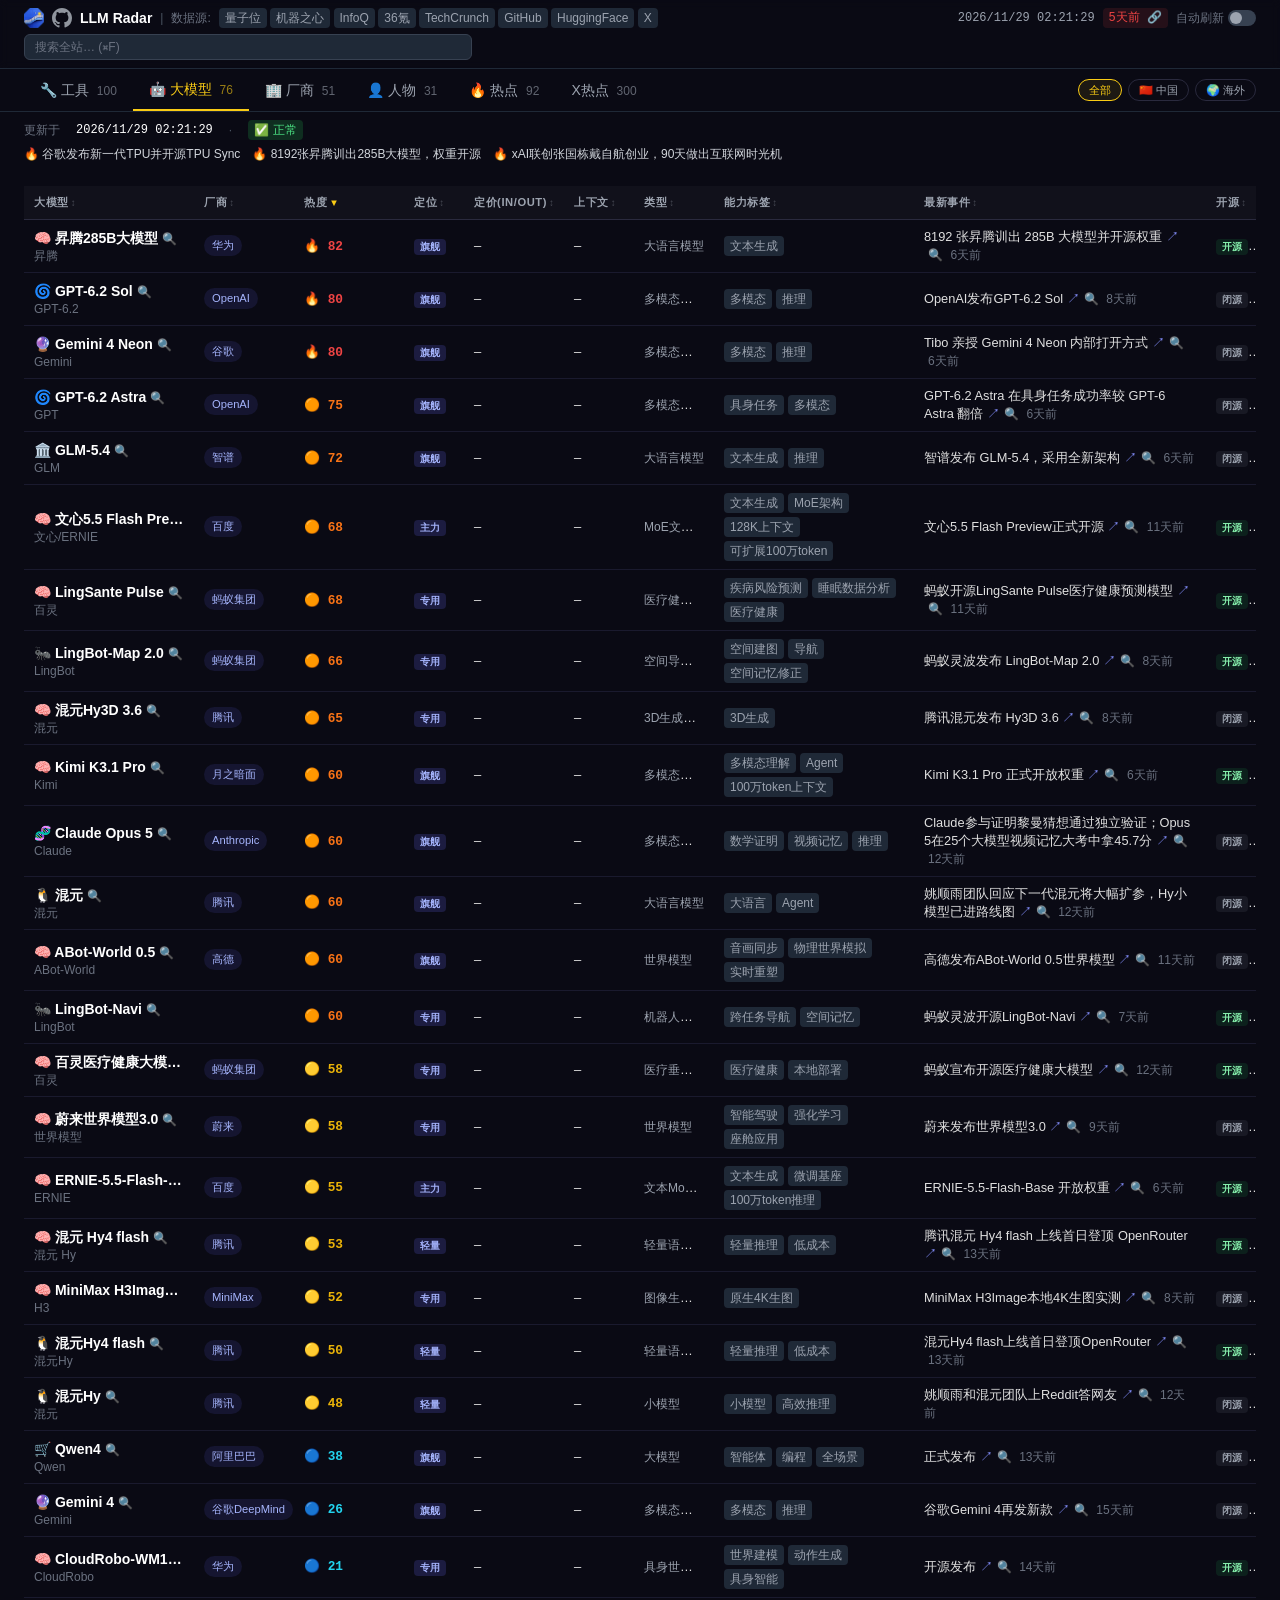
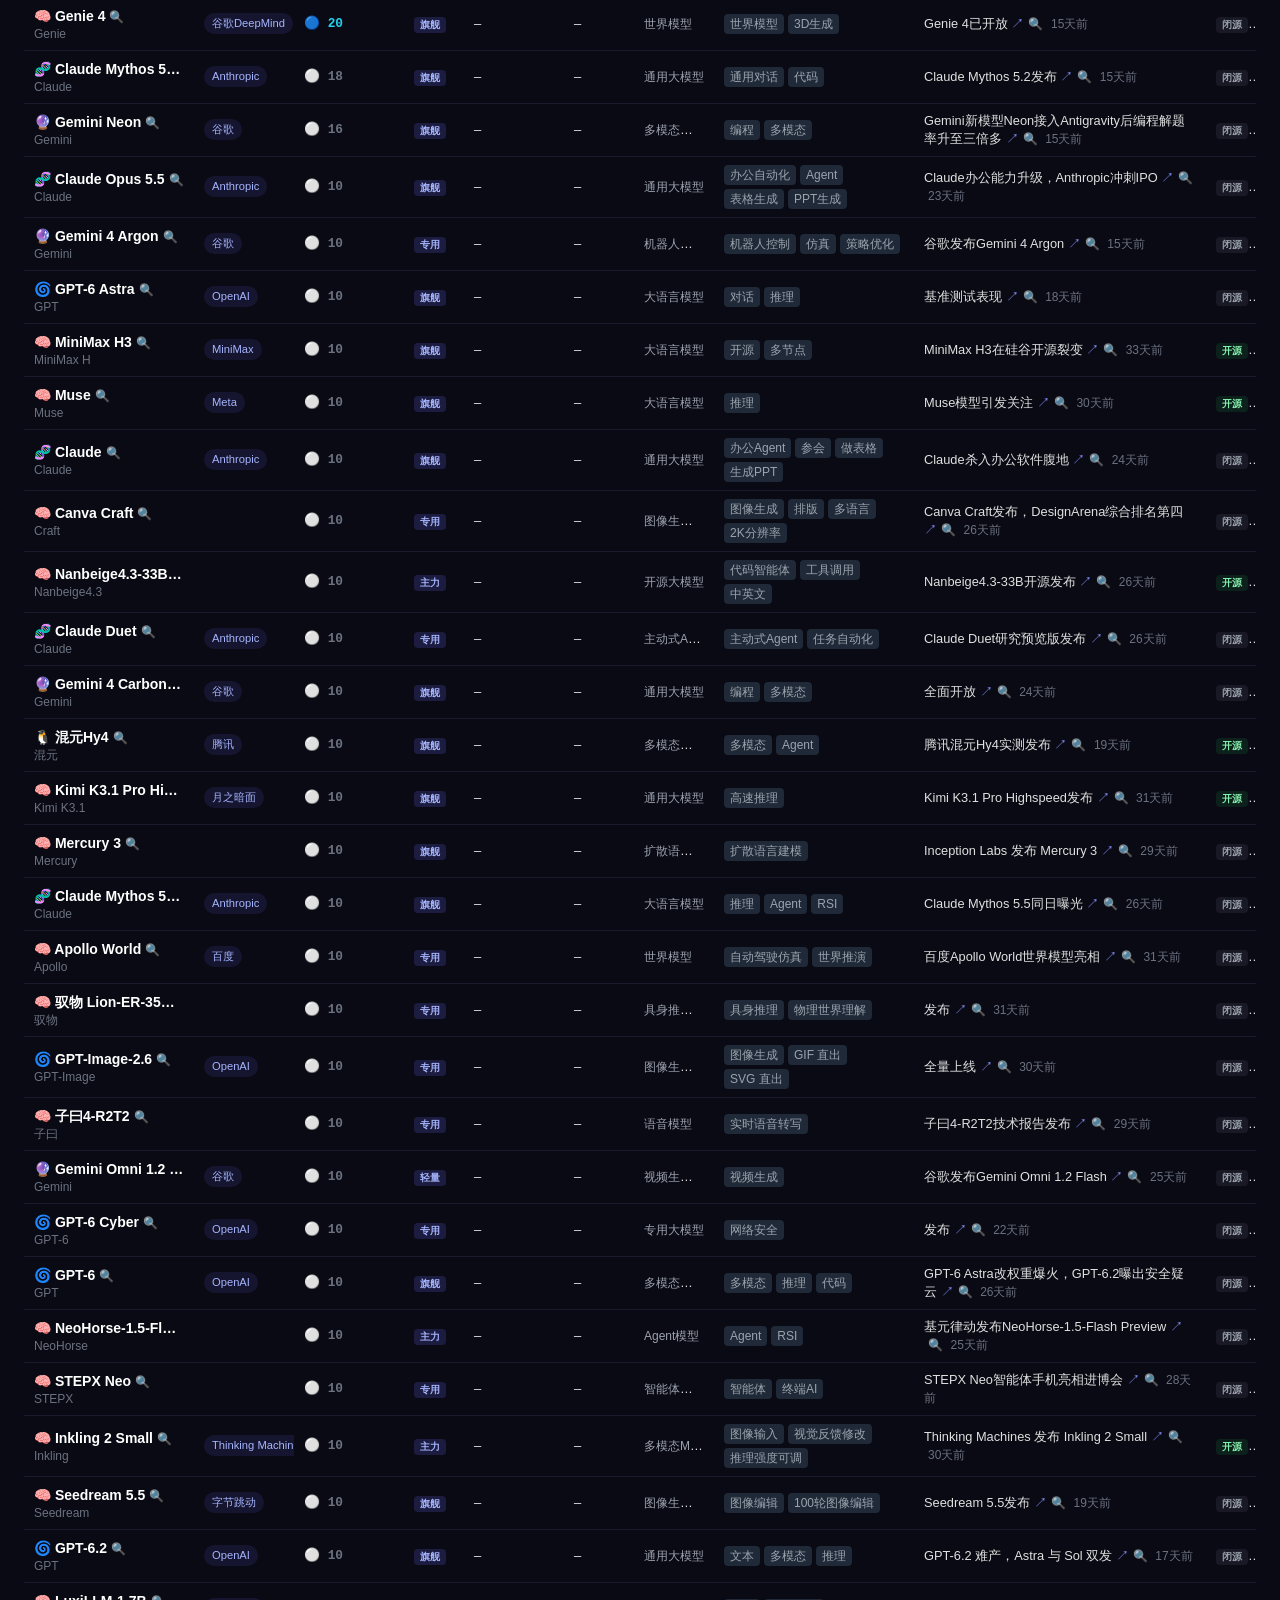
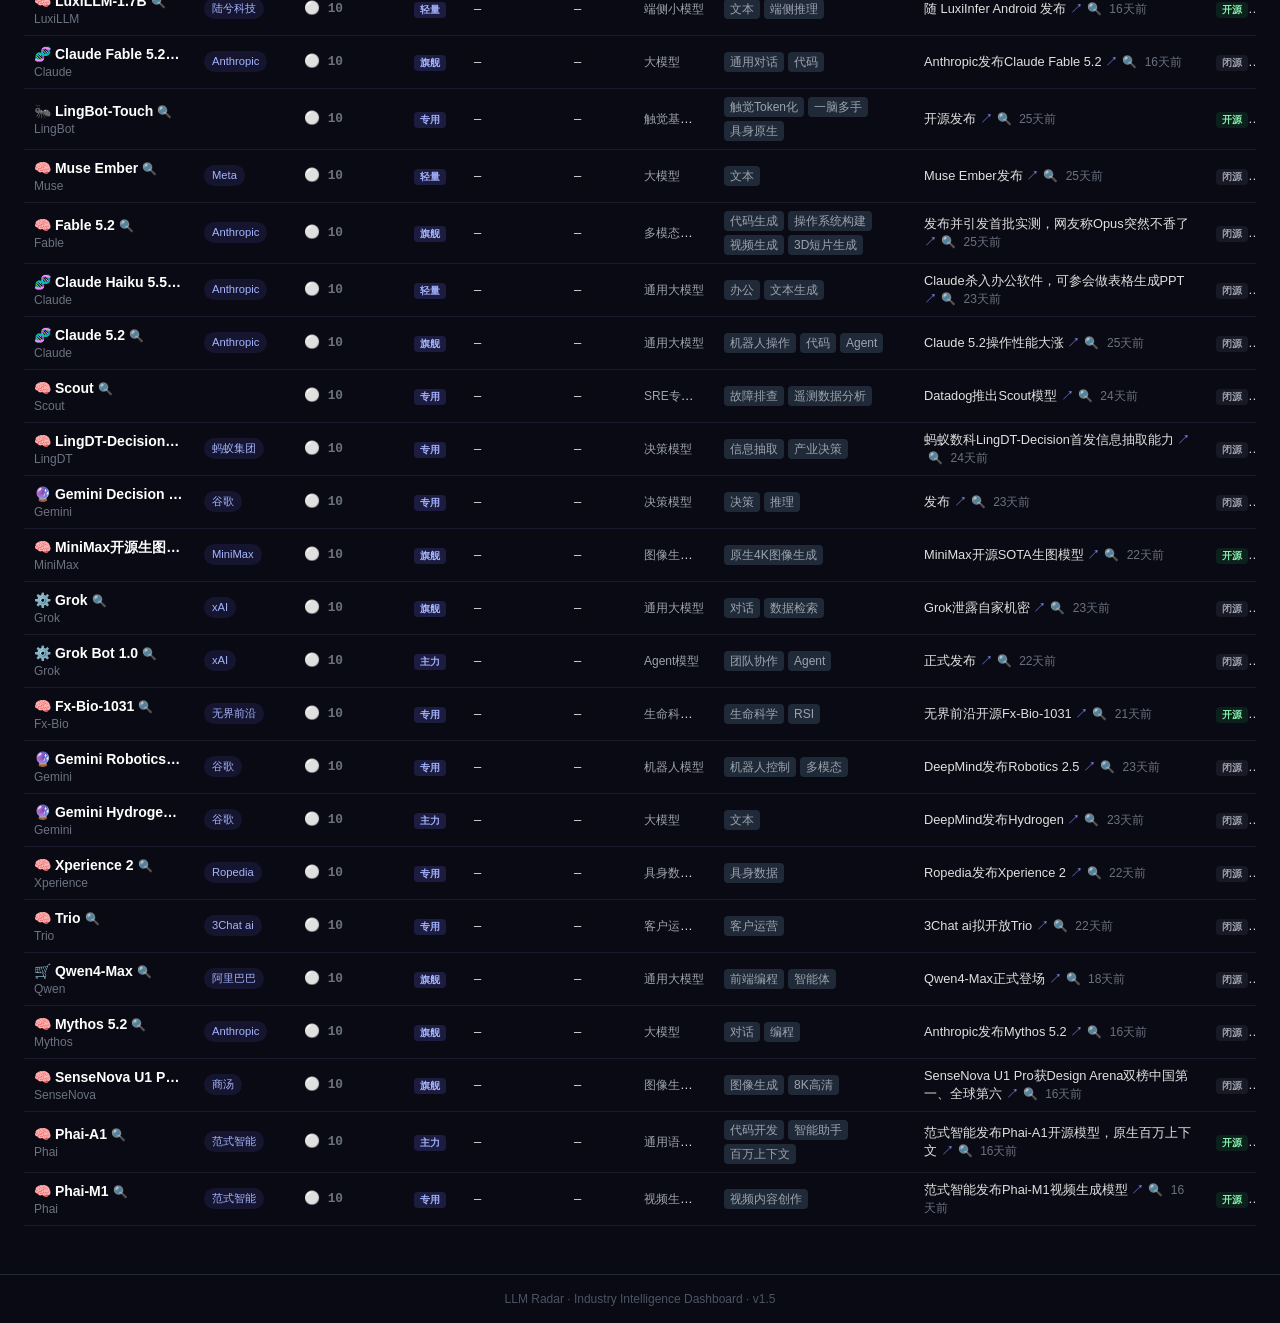
<file: index.html>
<!DOCTYPE html>
<html lang="zh-CN">
<head>
  <meta charset="UTF-8">
  <meta name="viewport" content="width=device-width, initial-scale=1.0">
  <meta http-equiv="Content-Security-Policy"
        content="default-src 'self'; script-src 'self' 'unsafe-inline'; style-src 'self' 'unsafe-inline' fonts.googleapis.com; font-src fonts.gstatic.com; img-src 'self' data: https://pbs.twimg.com; connect-src 'self';">
  <title>LLM Radar — 行业情报仪表盘</title>
  <link rel="icon" href="static/favicon.png">
  <link rel="stylesheet" href="static/tailwind.css">
  <style>
    @import url('https://fonts.googleapis.com/css2?family=Inter:wght@400;500;600;700&family=JetBrains+Mono:wght@400;500&display=swap');
    body { font-family:'Inter',-apple-system,BlinkMacSystemFont,sans-serif; font-size:14px; line-height:1.5; background:#0a0a14; color:#e0e0e0; }
    .font-mono { font-family:'JetBrains Mono',monospace; }

    /* Tab */
    .tab-active { border-bottom:2px solid #facc15; color:#facc15; }

    /* Table */
    .data-table { width:100%; border-collapse:collapse; table-layout:fixed; }
    .data-table th {
      position:sticky; top:0; z-index:10;
      background:#11111b; border-bottom:1px solid #2a2a3e;
      padding:8px 10px; text-align:left; font-size:0.7rem; font-weight:600;
      color:#9ca3af; text-transform:uppercase; letter-spacing:0.05em;
      white-space:nowrap; cursor:pointer; user-select:none;
    }
    .data-table th:hover { color:#facc15; }
    .data-table th .sort-arrow { font-size:0.6rem; margin-left:2px; opacity:0.4; }
    .data-table th.sorted .sort-arrow { opacity:1; color:#facc15; }
    .data-table td {
      padding:8px 10px; border-bottom:1px solid #1a1a2e;
      font-size:0.8rem; vertical-align:middle;
      white-space:nowrap; overflow:hidden; text-overflow:ellipsis;
    }
    .data-table tr { transition:background 0.15s; }
    .data-table tbody tr:hover { background:rgba(79,70,229,0.08); }

    /* Hot score */
    .hot-score { display:inline-flex; align-items:center; gap:4px; font-family:'JetBrains Mono',monospace; font-size:0.8rem; font-weight:600; }
    .hot-score[data-level="5"] { color:#ef4444; }
    .hot-score[data-level="4"] { color:#f97316; }
    .hot-score[data-level="3"] { color:#eab308; }
    .hot-score[data-level="2"] { color:#22d3ee; }
    .hot-score[data-level="1"] { color:#6b7280; }

    /* Filter chips */
    .filter-chip { padding:2px 10px; border-radius:9999px; font-size:0.7rem; font-weight:500; cursor:pointer; transition:all 0.15s; border:1px solid #2a2a3e; color:#9ca3af; background:transparent; }
    .filter-chip:hover { border-color:#4f46e5; color:#e0e0e0; }
    .filter-chip.active { border-color:#facc15; color:#facc15; background:rgba(250,204,21,0.08); }
    /* 国家过滤对 X 热点 tab 不适用 (tweet 无 country 字段, O-6): 置灰, 仅源 chips 生效 */
    .filter-chip.disabled { opacity:0.35; cursor:not-allowed; pointer-events:none; }

    /* Split preview (X 热点分栏详情, §5.3) */
    .split-backdrop { position:fixed; inset:0; z-index:70; background:rgba(0,0,0,0.5); display:none; }
    .split-backdrop.show { display:block; }
    .split-preview { position:fixed; top:50%; left:50%; transform:translate(-50%,-50%); z-index:80; width:720px; max-width:92vw; max-height:80vh; background:#1e1e2e; border:1px solid #2a2a3e; border-radius:12px; box-shadow:0 8px 32px rgba(0,0,0,0.5); display:none; flex-direction:column; overflow:hidden; }
    .split-preview.show { display:flex; }
    .split-preview-header { display:flex; align-items:center; gap:6px; padding:10px 12px; border-bottom:1px solid #2a2a3e; }
    .split-preview-header .sp-title { flex:1; font-size:0.75rem; color:#9ca3af; overflow:hidden; text-overflow:ellipsis; white-space:nowrap; }
    .sp-nav-btn, .sp-close-btn { background:transparent; border:1px solid #2a2a3e; color:#9ca3af; border-radius:6px; cursor:pointer; width:26px; height:26px; font-size:0.75rem; line-height:1; }
    .sp-nav-btn:hover, .sp-close-btn:hover { color:#facc15; border-color:#4f46e5; }
    .split-preview-body { padding:14px; overflow-y:auto; }
    .sp-full-text { font-size:0.9rem; line-height:1.6; color:#e0e0e0; white-space:pre-wrap; word-break:break-word; margin-bottom:10px; }
    .sp-meta { font-size:0.7rem; color:#9ca3af; font-family:'JetBrains Mono',monospace; margin-bottom:12px; }
    .sp-metrics { display:grid; grid-template-columns:repeat(4,1fr); gap:8px; margin-bottom:12px; }
    .sp-metric { background:#16161f; border:1px solid #2a2a3e; border-radius:8px; padding:8px; text-align:center; }
    .sp-metric-v { font-family:'JetBrains Mono',monospace; font-size:0.95rem; color:#facc15; font-weight:600; }
    .sp-metric-k { font-size:0.6rem; color:#9ca3af; margin-top:2px; }
    .sp-images { display:flex; gap:8px; overflow-x:auto; margin-bottom:12px; }
    .sp-img-wrap { flex-shrink:0; }
    .sp-img-wrap img { max-width:260px; max-height:220px; border-radius:8px; border:1px solid #2a2a3e; display:block; }
    .sp-img-fail { width:140px; height:90px; border:1px dashed #2a2a3e; border-radius:8px; display:flex; align-items:center; justify-content:center; color:#6b7280; font-size:0.7rem; }
    .sp-actions { display:flex; gap:8px; margin-top:12px; flex-wrap:wrap; }
    .sp-act { display:none; padding:4px 12px; border-radius:8px; font-size:0.75rem; cursor:pointer; background:#16161f; border:1px solid #4f46e5; color:#818cf8; text-decoration:none; align-items:center; gap:4px; }
    .sp-act:hover { color:#facc15; border-color:#facc15; background:rgba(79,70,229,0.15); }
    .sp-row-btn { display:none; padding:2px 8px; border-radius:6px; font-size:0.7rem; cursor:pointer; background:transparent; border:1px solid #4f46e5; color:#818cf8; }
    .sp-row-btn:hover { background:rgba(79,70,229,0.15); color:#facc15; }
    /* forward 行 (分栏详情, D2 2C): 与正文区分样式 */
    .sp-forward { font-size:0.85rem; line-height:1.6; color:#a5b4fc; background:rgba(99,102,241,0.08); border-left:3px solid #6366f1; padding:8px 10px; border-radius:6px; margin-bottom:10px; white-space:pre-wrap; word-break:break-word; }

    /* 全站搜索 (D4 4B) */
    .search-hl { background:rgba(250,204,21,0.35); color:#fde047; border-radius:2px; padding:0 1px; }
    .search-jump-btn { margin-left:6px; padding:1px 8px; border-radius:9999px; font-size:0.65rem; background:rgba(79,70,229,0.15); color:#a5b4fc; cursor:pointer; border:1px solid #4f46e5; }
    .search-jump-btn:hover { color:#facc15; border-color:#facc15; }

    /* Highlight */
    @keyframes hl-pulse { 0%{background:rgba(250,204,21,0.3)} 50%{background:rgba(250,204,21,0.15)} 100%{background:rgba(250,204,21,0.08)} }
    .row-highlight { animation:hl-pulse 2s ease-out; }

    /* Entity card (hotspots) */
    .entity-card { background:#1e1e2e; border:1px solid #2a2a3e; border-radius:12px; transition:border-color 0.2s,box-shadow 0.2s; }
    .entity-card:hover { border-color:#4f46e5; box-shadow:0 0 20px rgba(79,70,229,0.15); }
    .entity-card.row-highlighted,
    .row-highlighted { background:rgba(250,204,21,0.3); }

    /* Floating hotspot panel */
    .hotspot-fab { position:fixed; bottom:24px; right:24px; z-index:60; }
    .hotspot-fab-btn { width:48px; height:48px; border-radius:9999px; background:linear-gradient(135deg,#4f46e5,#f97316); color:#fff; font-size:1.2rem; cursor:pointer; border:none; box-shadow:0 4px 16px rgba(0,0,0,0.4); transition:transform 0.2s; display:flex; align-items:center; justify-content:center; }
    .hotspot-fab-btn:hover { transform:scale(1.1); }
    .hotspot-fab-btn .badge-count { position:absolute; top:-4px; right:-4px; background:#ef4444; color:#fff; font-size:0.6rem; font-weight:700; width:18px; height:18px; border-radius:9999px; display:flex; align-items:center; justify-content:center; }
    .hotspot-panel { position:fixed; bottom:80px; right:24px; z-index:60; width:360px; max-height:400px; background:#1e1e2e; border:1px solid #2a2a3e; border-radius:12px; box-shadow:0 8px 32px rgba(0,0,0,0.5); overflow:hidden; display:none; }
    .hotspot-panel.show { display:block; }
    .hotspot-panel-header { padding:10px 14px; border-bottom:1px solid #2a2a3e; display:flex; align-items:center; justify-content:between; }
    .hotspot-panel-body { overflow-y:auto; max-height:340px; padding:8px; }
    .hotspot-item { padding:8px 10px; border-radius:8px; cursor:pointer; transition:background 0.15s; }
    .hotspot-item:hover { background:rgba(79,70,229,0.12); }
    .hotspot-item-title { font-size:0.8rem; font-weight:600; color:#e0e0e0; margin-bottom:2px; }
    .hotspot-item-time { font-size:0.65rem; color:#9ca3af; font-family:'JetBrains Mono',monospace; }

    /* Chips */
    .chip {
      display:inline-flex; align-items:center; padding:1px 7px; border-radius:9999px;
      font-size:0.7rem; font-weight:500; cursor:pointer; transition:all 0.15s;
      border:1px solid transparent; white-space:nowrap; max-width:120px; overflow:hidden; text-overflow:ellipsis;
    }
    .chip:hover { border-color:#facc15; }
    .chip-provider { background:rgba(99,102,241,0.12); color:#a5b4fc; }
    .chip-person { background:rgba(236,72,153,0.12); color:#f9a8d4; }
    .chip-tool { background:rgba(34,211,238,0.12); color:#67e8f9; }
    .chip-llm { background:rgba(250,204,21,0.12); color:#fde047; }

    /* Badges */
    .badge { display:inline-block; padding:1px 6px; border-radius:4px; font-size:0.6rem; font-weight:600; white-space:nowrap; }
    .badge-tier { background:rgba(99,102,241,0.2); color:#a5b4fc; }
    .badge-open { background:rgba(34,197,94,0.12); color:#86efac; }
    .badge-closed { background:rgba(107,114,128,0.15); color:#9ca3af; }
    .badge-maturity { background:rgba(250,204,21,0.12); color:#fde047; }
    .badge-status { background:rgba(34,197,94,0.12); color:#86efac; }

    /* Event text */
    .event-text { white-space:normal; line-height:1.4; max-width:320px; }
    .event-text a { color:#818cf8; text-decoration:none; }
    .event-text a:hover { color:#facc15; }

    /* Influence colors */
    .infl-leader { color:#facc15; }
    .infl-core { color:#818cf8; }
    .infl-active { color:#22d3ee; }
    .infl-rising { color:#86efac; }

    /* Scrollbar */
    ::-webkit-scrollbar { width:6px; height:6px; }
    ::-webkit-scrollbar-track { background:#0a0a14; }
    ::-webkit-scrollbar-thumb { background:#2a2a3e; border-radius:3px; }
    ::-webkit-scrollbar-thumb:hover { background:#4f46e5; }

    /* Loading */
    @keyframes pulse { 0%,100%{opacity:1} 50%{opacity:.5} }
    .loading-pulse { animation:pulse 2s cubic-bezier(.4,0,.6,1) infinite; }

    /* Responsive: hide columns on small screens */
    @media (max-width:768px) {
      .hide-mobile { display:none !important; }
      .data-table td, .data-table th { padding:6px 6px; font-size:0.7rem; }
    }
    /* Responsive: hide source chips and filter chips on mid screens */
    @media (max-width:1200px) {
      .hide-1200 { display:none !important; }
      /* 窄屏: 分栏变全屏抽屉 (底部滑出, ~85vh, §5.5); 行内"详情"按钮显示 (7C) */
      .split-preview { top:auto; bottom:0; left:0; right:0; width:100%; max-width:100%; max-height:85vh; border-radius:12px 12px 0 0; transform:none; }
      .sp-row-btn { display:inline-flex; }
    }
    /* GitHub icon */
    .github-icon { display: inline-flex; vertical-align: middle; opacity: 0.7; transition: opacity 0.15s; }
    .github-icon:hover { opacity: 1; }
    .github-icon svg { width: 20px; height: 20px; fill: #c9d1d9; }
  </style>
</head>
<body class="min-h-screen">

  <!-- Header -->
  <header class="border-b border-gray-800 bg-surface-900/80 backdrop-blur-sm sticky top-0 z-50">
    <div class="max-w-[1400px] mx-auto px-4 sm:px-6 py-2">
      <div class="flex items-center gap-2 text-xs">
        <div class="flex items-center gap-2">
          <a class="w-5 h-5 rounded" href="https://github.com/imjaden" target="_blank" rel="noopener noreferrer" title="GitHub">
          <img src="static/favicon.png" alt="R">
          </a>
          <a class="w-5 h-5 rounded github-icon" href="https://github.com/imjaden/llm-radar.lab" target="_blank" rel="noopener noreferrer" title="GitHub"><svg viewBox="0 0 16 16"><path d="M8 0C3.58 0 0 3.58 0 8c0 3.54 2.29 6.53 5.47 7.59.4.07.55-.17.55-.38 0-.19-.01-.82-.01-1.49-2.01.37-2.53-.49-2.69-.94-.09-.23-.48-.94-.82-1.13-.28-.15-.68-.52-.01-.53.63-.01 1.08.58 1.23.82.72 1.21 1.87.87 2.33.66.07-.52.28-.87.51-1.07-1.78-.2-3.64-.89-3.64-3.95 0-.87.31-1.59.82-2.15-.08-.2-.36-1.02.08-2.12 0 0 .67-.21 2.2.82.64-.18 1.32-.27 2-.27s1.36.09 2 .27c1.53-1.04 2.2-.82 2.2-.82.44 1.1.16 1.92.08 2.12.51.56.82 1.27.82 2.15 0 3.07-1.87 3.75-3.65 3.95.29.25.54.73.54 1.48 0 1.07-.01 1.93-.01 2.2 0 .21.15.46.55.38A8.013 8.013 0 0 0 16 8c0-4.42-3.58-8-8-8"/></svg></a>
          <span class="font-bold text-white text-sm">LLM Radar</span>
        </div>
        <span class="hide-1200 text-gray-600">|</span>
        <span class="hide-1200 text-gray-500">数据源:</span>
        <span id="data-sources" class="hide-1200 text-gray-400"></span>
        <div class="ml-auto flex items-center gap-2">
          <span id="updated-at" class="font-mono text-gray-400"></span>
          <span id="ago-label" class="cursor-default font-mono px-1.5 py-0.5 rounded text-xs"></span>
          <label class="flex items-center gap-1 cursor-pointer select-none" title="开启后每10分钟自动刷新">
            <span class="text-gray-500 text-xs">自动刷新</span>
            <span id="auto-toggle" class="relative inline-block w-7 h-4 rounded-full bg-gray-700 transition-colors" onclick="toggleAutoRefresh()">
              <span id="auto-knob" class="absolute top-0.5 left-0.5 w-3 h-3 rounded-full bg-gray-400 transition-all"></span>
            </span>
          </label>
        </div>
      </div>
      <!-- 全站搜索 (D4 4B): 输入过滤当前 tab + 跨 tab 计数; 窄屏保留 (工具条可滚动) -->
      <div class="flex items-center gap-2 mt-1.5">
        <input id="header-search" type="search" placeholder="搜索全站… (⌘F)"
               autocomplete="off" aria-label="全站搜索"
               class="flex-1 min-w-0 max-w-md bg-gray-800 border border-gray-700 rounded-md px-2.5 py-1 text-xs text-gray-200 placeholder-gray-500 focus:outline-none focus:border-cobalt-500"
               oninput="onSearchInput()" onkeydown="onSearchKey(event)">
        <div id="search-summary" class="text-xs text-gray-500 whitespace-nowrap overflow-x-auto"></div>
      </div>
    </div>
  </header>

  <!-- Tabs -->
  <nav class="border-b border-gray-800 bg-surface-900/50 sticky top-[45px] z-40">
    <div class="max-w-[1400px] mx-auto px-4 sm:px-6">
      <div class="flex items-center gap-0 overflow-x-auto" id="tab-bar">
        <button class="tab-btn px-4 py-2.5 text-sm font-medium whitespace-nowrap transition-colors hover:text-white" data-tab="tools">🔧 工具 <span class="ml-1 text-xs opacity-60" id="tc-tools">0</span></button>
        <button class="tab-btn px-4 py-2.5 text-sm font-medium whitespace-nowrap transition-colors hover:text-white" data-tab="llms">🤖 大模型 <span class="ml-1 text-xs opacity-60" id="tc-llms">0</span></button>
        <button class="tab-btn px-4 py-2.5 text-sm font-medium whitespace-nowrap transition-colors hover:text-white" data-tab="providers">🏢 厂商 <span class="ml-1 text-xs opacity-60" id="tc-providers">0</span></button>
        <button class="tab-btn px-4 py-2.5 text-sm font-medium whitespace-nowrap transition-colors hover:text-white" data-tab="people">👤 人物 <span class="ml-1 text-xs opacity-60" id="tc-people">0</span></button>
        <button class="tab-btn px-4 py-2.5 text-sm font-medium whitespace-nowrap transition-colors hover:text-white" data-tab="hotspots">🔥 热点 <span class="ml-1 text-xs opacity-60" id="tc-hotspots">0</span></button>
        <button class="tab-btn px-4 py-2.5 text-sm font-medium whitespace-nowrap transition-colors hover:text-white" data-tab="xhotspots">X热点 <span class="ml-1 text-xs opacity-60" id="tc-xhotspots">0</span></button>
        <div class="hide-1200 flex items-center gap-1.5 ml-auto pl-4">
          <button class="filter-chip active" data-filter="all" onclick="setFilter('all')">全部</button>
          <button class="filter-chip" data-filter="cn" onclick="setFilter('cn')">🇨🇳 中国</button>
          <button class="filter-chip" data-filter="global" onclick="setFilter('global')">🌍 海外</button>
        </div>
      </div>
    </div>
  </nav>

  <!-- Overview preview: shows immediately via overview.json -->
  <div id="overview-preview" class="max-w-[1400px] mx-auto px-4 sm:px-6 py-2 hidden">
    <div class="flex items-center gap-4 flex-wrap text-xs text-gray-400">
      <span class="text-gray-500">更新于</span>
      <span id="ov-update" class="text-white font-mono"></span>
      <span class="text-gray-600">·</span>
      <span id="ov-status" class="px-1.5 py-0.5 rounded text-xs"></span>
    </div>
    <div id="ov-hotspots" class="flex items-center gap-3 mt-1.5 flex-wrap"></div>
  </div>

  <!-- Skeleton: placeholder while snapshot loads -->
  <div id="skeleton" class="max-w-[1400px] mx-auto px-4 sm:px-6 py-4">
    <div class="space-y-3">
      <div class="h-4 w-1/3 bg-gray-800 animate-pulse rounded"></div>
      <div class="h-4 w-1/2 bg-gray-800 animate-pulse rounded"></div>
      <div class="h-4 w-2/3 bg-gray-800 animate-pulse rounded"></div>
      <div class="h-4 w-1/4 bg-gray-800 animate-pulse rounded mt-4"></div>
      <div class="h-4 w-3/4 bg-gray-800 animate-pulse rounded"></div>
      <div class="h-4 w-2/5 bg-gray-800 animate-pulse rounded"></div>
    </div>
  </div>

  <!-- Error message -->
  <div id="error-msg" class="max-w-[1400px] mx-auto px-4 sm:px-6 py-20 text-center hidden">
    <div class="text-red-400 text-lg">❌ 数据加载失败，请稍后刷新</div>
  </div>

  <!-- Main -->
  <main class="max-w-[1400px] mx-auto px-4 sm:px-6 py-4">
    <div id="loading" class="flex items-center justify-center py-20">
      <div class="text-center">
        <div class="w-10 h-10 border-2 border-cobalt-500 border-t-transparent rounded-full animate-spin mx-auto mb-3"></div>
        <p class="text-gray-500 text-sm">加载情报数据...</p>
      </div>
    </div>
    <div id="error-state" class="hidden text-center py-20">
      <p class="text-gray-500 text-lg mb-2">暂无数据</p>
      <p class="text-gray-600 text-sm">请确保 <code class="font-mono bg-gray-800 px-2 py-0.5 rounded">data/snapshot.json</code> 存在</p>
    </div>
    <div id="panel-hotspots" class="tab-panel hidden"></div>
    <div id="panel-xhotspots" class="tab-panel hidden"></div>
    <div id="panel-providers" class="tab-panel hidden"></div>
    <div id="panel-people" class="tab-panel hidden"></div>
    <div id="panel-tools" class="tab-panel hidden"></div>
    <div id="panel-llms" class="tab-panel hidden"></div>
  </main>

  <!-- Floating Hotspot Panel -->
  <div class="hotspot-fab" id="hotspot-fab" style="display:none">
    <button class="hotspot-fab-btn relative" onclick="toggleHotspotPanel()" title="最近热点">
      🔥
      <span class="badge-count" id="hotspot-badge" style="display:none">0</span>
    </button>
  </div>
  <div class="hotspot-panel" id="hotspot-panel">
    <div class="hotspot-panel-header">
      <span class="text-sm font-semibold text-white">🔥 最近热点</span>
      <button class="text-gray-400 hover:text-white text-xs ml-auto" onclick="toggleHotspotPanel()">✕</button>
    </div>
    <div class="hotspot-panel-body" id="hotspot-panel-body"></div>
  </div>

  <!-- X 热点分栏详情 (split-preview, 仅 X热点 tab 生效 §5.3) -->
  <div id="split-backdrop" class="split-backdrop" onclick="closeSplitPreview()"></div>
  <div id="split-preview" class="split-preview">
    <div class="split-preview-header">
      <button class="sp-nav-btn" onclick="spNav(-1)" title="上一条">←</button>
      <button class="sp-nav-btn" onclick="spNav(1)" title="下一条">→</button>
      <span class="sp-title" id="sp-title"></span>
      <button class="sp-close-btn" onclick="closeSplitPreview()" title="关闭">✕</button>
    </div>
    <div class="split-preview-body">
      <div class="sp-full-text" id="sp-full-text"></div>
      <div class="sp-forward" id="sp-forward"></div>
      <div class="sp-meta" id="sp-meta"></div>
      <div class="sp-metrics" id="sp-metrics"></div>
      <div class="sp-images" id="sp-images"></div>
      <div class="sp-actions">
        <a class="sp-act" id="sp-act-link" href="#" target="_blank" rel="noopener noreferrer" title="打开原文">🔗</a>
        <a class="sp-act" id="sp-act-profile" href="#" target="_blank" rel="noopener noreferrer" title="作者主页">👤</a>
        <button class="sp-act" id="sp-act-copy" type="button" title="拷贝推广内容">📋</button>
      </div>
    </div>
  </div>

  <footer class="border-t border-gray-800 mt-8 py-4 text-center text-xs text-gray-600">
    LLM Radar · Industry Intelligence Dashboard · v1.5
  </footer>

<script>
/* ========================================================================
 * LLM Radar — Table Layout
 * Version: 1.0(2026-06-11)
 * Karpathy: 简单 → 表格 > 卡片，信息密度优先
 * ======================================================================== */

// Timestamp refresh — cache bust
(function(){
  var p = new URLSearchParams(window.location.search);
  var t = p.get('t');
  var oneHour = 60 * 60 * 1000;
  if (!t || (Date.now() - parseInt(t)) > oneHour) {
    p.set('t', Date.now());
    window.location.replace(window.location.pathname + '?' + p.toString() + (window.location.hash||''));
  }
})();

let DATA = null;
const TABS = ['tools','llms','providers','people','hotspots','xhotspots'];
let activeTab = 'llms';
let sortState = {}; // { tab: { col, dir } }
let filterMode = 'all'; // 'all' | 'cn' | 'global'
let sourceFilter = null; // null=全部, or source name string

// 渲染缓存 (D4): key = tab|filterMode|sourceFilter|sortState 复合状态;
// 数据刷新 (refreshData/loadTwitterData 成功) 后整体失效
const RENDER_CACHE = {};
function clearRenderCache() { Object.keys(RENDER_CACHE).forEach(k => delete RENDER_CACHE[k]); }

// Data sources
const SOURCES = [
  {name:'量子位', url:'https://www.qbitai.com'},
  {name:'机器之心', url:'https://www.jiqizhixin.com'},
  {name:'InfoQ', url:'https://www.infoq.cn/topic/AI'},
  {name:'36氪', url:'https://36kr.com/search/articles/大模型'},
  {name:'TechCrunch', url:'https://techcrunch.com/category/artificial-intelligence/'},
  {name:'GitHub', url:'https://github.com/trending'},
  {name:'HuggingFace', url:'https://huggingface.co/papers'},
  {name:'X', url:'https://x.com'},
];

// ===== Filters =====
// 国别索引: country 只存在于 providers[], 但筛选发生在 llms/tools/people 上,
// 这些实体只有 provider_id/employer_id。历史上 isCN() 直接读 entity.country ⇒ 恒 undefined,
// 退化成「名字里有没有汉字」, 把 Qwen4-Max / Kimi K3.1 Pro 这类英文名国产模型判成海外 (O-9)。
let PROV_COUNTRY = {};
function buildCountryIndex() {
  PROV_COUNTRY = {};
  ((DATA && DATA.providers) || []).forEach(p => { if (p && p.id) PROV_COUNTRY[p.id] = p.country || ''; });
}
function entityCountry(entity) {
  if (!entity) return '';
  if (entity.country) return entity.country;
  const ref = entity.provider_id || entity.employer_id || entity.provider;
  return (ref && PROV_COUNTRY[ref]) || '';
}
function isCN(entity) {
  const country = entityCountry(entity);
  if (country) return country === '中国';
  // 兜底: 无国别可查时按汉字判断 (providers 自身 / 未建档实体)
  const name = (entity.name||'') + (entity.name_en||'') + (entity.id||'');
  return /\p{Script=Han}/u.test(name);
}
function filterItems(arr) {
  let out = arr;
  // CN/Global filter
  if (filterMode === 'cn') out = out.filter(isCN);
  else if (filterMode === 'global') out = out.filter(e => !isCN(e));
  // Source filter
  if (sourceFilter) {
    out = out.filter(e => matchesSource(e, sourceFilter));
  }
  return out;
}
function setFilter(mode) {
  filterMode = mode;
  document.querySelectorAll('.filter-chip').forEach(b => b.classList.toggle('active', b.dataset.filter === mode));
  renderTab(activeTab);
}
// Source filter: check if entity's URLs or source name match a source
function matchesSource(entity, srcName) {
  const src = SOURCES.find(s => s.name === srcName);
  if (!src) return true;
  const srcDomain = src.url.replace(/^https?:\/\/(?:www\.)?([^\/]+).*/,'$1');
  // Hotspots have a direct source field
  if (entity.source && entity.source === srcName) return true;
  // X 是单字母, includes('x') 过宽 → 精确匹配 (O-6)
  if (entity.source && (srcName === 'X'
    ? entity.source === 'X'
    : entity.source.toLowerCase().includes(srcName.toLowerCase()))) return true;
  // Check URLs
  const urls = [entity.website, entity.official_website, entity.last_event_url, entity.recent_activity_url, entity.last_update_url];
  for (const u of urls) {
    if (u && u.includes(srcDomain)) return true;
  }
  return false;
}
function toggleSource(name) {
  sourceFilter = sourceFilter === name ? null : name;
  renderSourceChips();
  renderTab(activeTab);
}
function renderSourceChips() {
  document.getElementById('data-sources').innerHTML = SOURCES.map(s => {
    const active = sourceFilter === s.name;
    return `<span class="inline-flex items-center gap-0.5 bg-gray-800 rounded px-1.5 py-0.5 text-xs cursor-pointer hover:bg-gray-700 ${active?'ring-1 ring-accent-400 bg-gray-700':''}" onclick="toggleSource('${s.name}')" title="${active?'取消筛选':'筛选 ' + s.name + ' 相关实体'}">${s.name}</span>`;
  }).join(' ');
}

// ===== Auto Refresh =====
let autoRefreshTimer = null;
let autoRefreshEnabled = false;

function toggleAutoRefresh() {
  autoRefreshEnabled = !autoRefreshEnabled;
  const toggle = document.getElementById('auto-toggle');
  const knob = document.getElementById('auto-knob');
  if (autoRefreshEnabled) {
    toggle.style.background = '#4f46e5';
    knob.style.left = '14px';
    knob.style.background = '#fff';
    startAutoRefresh();
  } else {
    toggle.style.background = '#374151';
    knob.style.left = '2px';
    knob.style.background = '#9ca3af';
    stopAutoRefresh();
  }
  localStorage.setItem('llm-radar-auto-refresh', autoRefreshEnabled ? '1' : '0');
}

function startAutoRefresh() {
  stopAutoRefresh();
  autoRefreshTimer = setInterval(() => { refreshData(); }, 10 * 60 * 1000);
}

function stopAutoRefresh() {
  if (autoRefreshTimer) { clearInterval(autoRefreshTimer); autoRefreshTimer = null; }
}

async function refreshData() {
  saveState();
  try {
    const r = await fetch('data/snapshot.json', {cache:'no-cache'});
    if (r.ok) { DATA = await r.json(); buildCountryIndex(); clearRenderCache(); }
  } catch(e) {}
  restoreState();
  renderTab(activeTab);
  updateStats();
  checkRecentHotspots();
  loadTwitterData();
}

function saveState() {
  const scrollY = window.scrollY;
  const panel = document.getElementById(`panel-${activeTab}`);
  const scrollTable = panel ? panel.scrollTop : 0;
  localStorage.setItem('llm-radar-state', JSON.stringify({
    tab: activeTab, filter: filterMode,
    sort: sortState[activeTab] || null,
    scrollY, scrollTable
  }));
}

function restoreState() {
  try {
    const raw = localStorage.getItem('llm-radar-state');
    if (!raw) return;
    const st = JSON.parse(raw);
    if (st.tab && TABS.includes(st.tab)) activeTab = st.tab;
    if (st.filter) { filterMode = st.filter; document.querySelectorAll('.filter-chip').forEach(b => b.classList.toggle('active', b.dataset.filter === filterMode)); }
    if (st.sort) sortState[activeTab] = st.sort;
    if (st.scrollY) requestAnimationFrame(() => window.scrollTo(0, st.scrollY));
  } catch(e) {}
}

// ===== Helpers =====
function hl(s) { return s>=80?5:s>=60?4:s>=40?3:s>=20?2:1; }
function he(l) { return {5:'🔥',4:'🟠',3:'🟡',2:'🔵',1:'⚪'}[l]||'⚪'; }
// XSS 输出编码 (SEC-1): 转义 & < > " ' ` ; 渲染路径全字段强制转义
function esc(s) {
  if (s == null) return '';
  return String(s).replace(/[&<>"'`]/g, c => ({'&':'&amp;','<':'&lt;','>':'&gt;','"':'&quot;',"'":'&#39;','`':'&#96;'}[c]));
}
// Search icon: 基于 Bing 搜索操作符，参考 search-tips.md 的 site: 限定
// 格式: https://cn.bing.com/search?q=keyword+site%3Adomain.com
function searchIcon(name, site) {
  if (!name) return '';
  let q = name.replace(/"/g,'');
  if (site) {
    // 取纯域名（去掉协议和路径）
    const d = site.replace(/^https?:\/\//, '').replace(/\/.*$/, '');
    if (d && !/localhost|example|xxx|xxxx/.test(d)) q += '+site%3A' + d;
  }
  // encodeURIComponent(q) 确保特殊字符如 + 被正确编码
  return `<a href="https://cn.bing.com/search?q=${q}" target="_blank" rel="noopener" class="inline-block ml-1 text-gray-600 hover:text-accent-400 text-xs" title="Bing 搜索「${esc(name)}」">🔍</a>`;
}
// Event cell enhanced: 事件链接旁加搜索图标
function smartEventCell(text, url, date, searchName) {
  if(!text) return '<span class="text-gray-600">—</span>';
  let h=`<div class="event-text">${esc(text)}`;
  if(url && !/xxx|xxxx|example|localhost|0\.0\.0\.0/.test(url)) {
    h+=` <a href="${esc(url)}" target="_blank" rel="noopener" class="text-cobalt-400 hover:text-accent-400">↗</a>`;
    if(searchName) h+=searchIcon(searchName, url);
  }
  if(date) h+=` <span class="text-gray-500 text-xs ml-1">${dateAgo(date)}</span>`;
  return h+'</div>';
}
function findEntity(id) {
  if(!DATA) return null;
  for(const d of ['providers','people','tools','llms']) {
    const f=DATA[d].find(e=>e.id===id);
    if(f) return {entity:f,dim:d};
  }
  return null;
}
function chip(id,dim) {
  const r=findEntity(id); if(!r) return '';
  const cls={providers:'chip-provider',people:'chip-person',tools:'chip-tool',llms:'chip-llm'}[dim]||'chip-llm';
  const label=r.entity.name||r.entity.name_en||id;
  return `<span class="chip ${cls}" onclick="nav('${dim}','${esc(id)}')" title="${esc(label)}">${esc(label)}</span>`;
}
function chips(arr,dim,max) {
  if(!arr||!arr.length) return '<span class="text-gray-600">—</span>';
  const shown=arr.slice(0,max||3);
  let html=shown.map(id=>chip(id,dim)).join(' ');
  if(arr.length>(max||3)) html+=` <span class="text-gray-500 text-xs">+${arr.length-(max||3)}</span>`;
  return html;
}
function hotScore(s) {
  const l=hl(s);
  return `<span class="hot-score" data-level="${l}">${he(l)} ${s}</span>`;
}
function dateAgo(d) {
  if(!d) return '';
  const diff=Math.floor((Date.now()-new Date(d))/86400000);
  return diff===0?'<span class="text-accent-400">今天</span>':diff===1?'<span class="text-gray-400">昨天</span>':`<span class="text-gray-500">${diff}天前</span>`;
}
function eventCell(text,url,date) {
  if(!text) return '<span class="text-gray-600">—</span>';
  let h=`<div class="event-text">${esc(text)}`;
  if(url && !/xxx|xxxx|example|localhost|0\.0\.0\.0/.test(url)) h+=` <a href="${esc(url)}" target="_blank" rel="noopener">↗</a>`;
  if(date) h+=` <span class="text-gray-500 text-xs ml-1">${dateAgo(date)}</span>`;
  return h+'</div>';
}
function num(v) { return v!=null?v:'—'; }

// ===== Sort =====
function sortData(arr,tab,col,dir) {
  const sorted=[...arr];
  sorted.sort((a,b)=>{
    let va=a[col], vb=b[col];
    if(typeof va==='string') return dir==='asc'?va.localeCompare(vb):vb.localeCompare(va);
    if(typeof va==='number') return dir==='asc'?'va-vb':vb-va;
    return 0;
  });
  return sorted;
}
function toggleSort(tab,col) {
  const s=sortState[tab];
  if(s&&s.col===col) { s.dir=s.dir==='desc'?'asc':'desc'; }
  else { sortState[tab]={col,dir:'desc'}; }
  renderTab(tab);
}

// ===== Render: Hotspots =====
function renderHotspots() {
  const items = filterItems(DATA.hotspots||[]).slice().sort((a,b) => (b.date||'').localeCompare(a.date||''));
  if (!items.length) return '<div class="text-center text-gray-500 py-12">暂无热点数据</div>';
  return items.map(h => {
    const providers = (h.related_providers||[]).map(id => chip(id,'providers')).join(' ');
    const people = (h.related_people||[]).map(id => chip(id,'people')).join(' ');
    const tools = (h.related_tools||[]).map(id => chip(id,'tools')).join(' ');
    const llms = (h.related_llms||[]).map(id => chip(id,'llms')).join(' ');
    const related = [providers,people,tools,llms].filter(Boolean).join(' ');
    return `
    <div class="entity-card p-4 mb-3" id="entity-${esc(h.id)}">
      <div class="flex items-start justify-between mb-2">
        <div class="min-w-0 flex-1">
          <div class="flex items-center gap-2 mb-1">
            <span class="font-mono text-xs text-gray-500">${esc(h.date||'')}</span>
            ${h.source?`<span class="badge bg-gray-800 text-gray-400">${esc(h.source)}</span>`:''}
          </div>
          <h3 class="font-semibold text-white text-sm mb-1">${esc(h.title||'')}</h3>
          <p class="text-sm text-gray-400 leading-relaxed">${esc(h.summary||'')}</p>
        </div>
      </div>
      ${related?`<div class="flex flex-wrap gap-1.5 mt-2 pt-2 border-t border-gray-800">${related}</div>`:''}
      ${h.url?`<a href="${esc(h.url)}" target="_blank" rel="noopener" class="text-xs text-cobalt-400 hover:text-cobalt-300 mt-2 inline-block">阅读原文 ↗</a>`:''}
      ${searchIcon(h.title||'', h.url)}
    </div>`;
  }).join('');
}

// === Emoji Mapping ===
var EMOJI_M={providers:{openai:'🌀',anthropic:'🧬',google:'🔮','google-deepmind':'🔮',meta:'♾️',microsoft:'🪟',apple:'🍎',amazon:'📦',nvidia:'🎮',tesla:'⚡',spacex:'🚀','spacex-xai':'🚀',xai:'🚀','mistral-ai':'🌬️',groq:'⚙️',jetbrains:'✈️',gitlab:'🦊',cloudflare:'☁️',dropbox:'📁',netflix:'🎬',snowflake:'❄️',vercel:'▲',elastic:'🔍',slack:'💬',hubspot:'🎯',baidu:'🐾','alibaba-cloud':'🛒',tencent:'🐧','tencent-hunyuan':'🐧',bytedance:'🎵',huawei:'🪷',meituan:'🛵',xiaomi:'📱',kuaishou:'📹',deepseek:'🐋','zhipu-ai':'🏛️','z-ai':'🏛️','ant-group':'🐜','ant-linbot':'🐜','shengshu-tech':'🌱','kunlun-wanwei':'🏔️','moore-threads':'🧵',mobvoi:'🚪','netease-youdao':'📖',lenovo:'💻','kling-ai':'🎨',volcengine:'🌋','tiangong-ai':'🏔️','guangxiang-tech':'💡','robo-science':'🦾','wujie-robobrain':'🧠','xiehou-fashion-tech':'👗',haizhi:'📊',dingtalk:'💬',cursor:'🖱️','chen-yongchao-startup':'🚀',tsinghua:'🎓',mit:'🏛️',baai:'🧪','bai-yuan':'🧪',cas:'🔬',hku:'🏫'},people:{'sam-altman':'👔','greg-brockman':'💻','elon-musk':'🚀','demis-hassabis':'🧩','dario-amodei':'🧬',dario:'🧬','li-feifei':'👁️','andrew-ng':'🤖','ma-huateng':'🐧',leijun:'📱',liyanhong:'🐾','jia-yangqing':'📦',xiaochuan:'🔍','zhou-hongyi':'🛡️','luo-yonghao':'🔨','huang-renxun':'🎮','mark-zuckerberg':'♾️','liang-wenfeng':'🐋','kaifulee':'💰','kaiming-he':'🔬','yann-lecun':'🔬','terence-tao':'📐','mira-murati':'🌀','clement-delangue':'🦊','chen-yongchao':'🚀','yan-junjie':'🌬️',yangzhilin:'🏛️','claude-code-father':'🧬'},tools:{cursor:'🖱️','claude-code':'🧬','chatgpt-work':'🌀','agents-cli':'🤖','claude-fable-5':'🧬','fable-5':'🧬','claude-science':'🧬',vllm:'⚡','gpt-5-6':'🌀','gpt-live':'🔴','grok-4-20':'⚙️','grok-skills':'⚙️','gemini-3-x':'🔮',agentspace:'🤖','hyper3d-tool':'🎥','vidu-s1':'🎥','fun-asr-realtime':'🎵','vibevoice-realtime':'🎵','lingbot-vla-2':'🦾','lingbot-video':'🎥','visics-tool':'🦾',frontieror:'🛡️',trustedari:'🛡️','r3-embedding':'🔗',nvdock:'🎮',uv:'📦',bun:'🍞','ds4-rs-metal':'🐋','chrome-devtools-mcp':'🔍',ticnote:'📝',jalapeno:'🌶️'},llms:{'gpt-5-6':'🌀','gpt-5-5':'🌀','gpt-5.5-cyber':'🌀','gpt-5-5-pro':'🌀','gpt-5.4':'🌀',gpt5:'🌀','gpt-live':'🌀','chatgpt-work':'🌀',claude:'🧬','claude-sonnet-5':'🧬','claude-fable-5':'🧬','claude-mythos-5':'🧬','fable-5-model':'🧬','mythos-5':'🧬','sonnet-5':'🧬','gemini-3-1-ultra':'🔮','gemini-omni-flash':'🔮','gemma-4':'🔮',grok:'⚙️',deepseek:'🐋','deepseek-v4-flash':'🐋','deepseek-apple':'🐋',qwen3:'🛒','qwen3-4b':'🛒','qwen3-vl-8b':'🛒',qianwen:'🛒',glm:'🏛️','glm-5-2':'🏛️','hunyuan-hy3':'🐧',hy3:'🐧','seed-2-1':'🎵','seed-2.1':'🎵',kling:'🎨',tiangong:'🏔️','lingbot-world-model-2-0':'🐜','lingbot-world-model-2.0':'🐜','ant-lingbo-world-model-2-0':'🐜','lingbot-va-2-0':'🐜','lingbot-video':'🐜','lingbot-depth-2-0':'🐜','minimax-m1':'🌬️','vidu-s1':'🎥','meituan-trillion-llm':'🛵','meituan-zero-nvidia-trillion-model':'🛵','longcat-2.0':'🛵',alphafold:'🔬'}};
var DIM_EM={providers:'🏢',people:'👤',tools:'🔧',llms:'🧠',hotspots:'🔥'};
function entEmoji(dim,id){var m=EMOJI_M[dim];if(m&&m[id])return m[id];if(dim==='llms'&&m&&id){var pf=['gpt-','claude-','gemini-','grok','deepseek','qwen','glm-','hunyuan','seed-','lingbot-','meituan-'];for(var p=0;p<pf.length;p++)if(id.indexOf(pf[p])===0)for(var k in m)if(k.indexOf(pf[p])===0)return m[k];}return DIM_EM[dim]||'❓';}

// ===== Render: Providers =====
function renderProviders() {
  const s=sortState.providers||{col:'hot_score',dir:'desc'};
  const items=sortData(filterItems(DATA.providers),'providers',s.col,s.dir);
  const th=(col,label,w,cls)=>`<th class="${cls||''} ${s.col===col?'sorted':''}" style="${w?'width:'+w:''}" onclick="toggleSort('providers','${col}')">${label}<span class="sort-arrow">${s.col===col?(s.dir==='desc'?'▼':'▲'):'↕'}</span></th>`;
  return `<table class="data-table"><thead><tr>
    ${th('name','厂商','270px')}
    ${th('hot_score','热度','110px')}
    ${th('last_event','最新事件','','hide-mobile')}
    ${th('_models','旗舰模型','180px','hide-mobile')}
    ${th('_people','核心人物','150px','hide-mobile')}
    ${th('_tech','技术栈','140px','hide-mobile')}
    ${th('_fund','估值/融资','100px','hide-mobile')}
  </tr></thead><tbody>${items.map(p=>{
    const ref=p.ref||{};
    return `<tr id="entity-${p.id}" data-id="${p.id}">
      <td><div class="flex items-center gap-2"><div class="w-7 h-7 rounded bg-cobalt-900/50 border border-cobalt-800 flex items-center justify-center text-sm flex-shrink-0">${entEmoji('providers',p.id)}</div><div class="min-w-0" title="${p.id}"><div class="font-semibold text-white text-sm truncate">${p.name}${searchIcon(p.name, p.official_website)}</div><div class="text-xs text-gray-500 truncate">${p.country||''}</div></div></div></td>
      <td>${hotScore(p.hot_score)}</td>
      <td class="hide-mobile">${smartEventCell(p.last_event,p.last_event_url,p.last_event_date,p.name)}</td>
      <td class="hide-mobile">${chips(p.flagship_models,'llms',3)}</td>
      <td class="hide-mobile">${chips(p.key_people,'people',3)}</td>
      <td class="hide-mobile"><div class="flex flex-wrap gap-1">${(ref.tech_stack||[]).map(t=>`<span class="text-xs bg-gray-800 text-gray-400 px-1.5 py-0.5 rounded">${t}</span>`).join('')||'<span class="text-gray-600">—</span>'}</div></td>
      <td class="hide-mobile"><span class="font-mono text-xs text-accent-400">${ref.valuation||'—'}</span></td>
    </tr>`;
  }).join('')}</tbody></table>`;
}

// ===== Render: People =====
function renderPeople() {
  const s=sortState.people||{col:'hot_score',dir:'desc'};
  const items=sortData(filterItems(DATA.people),'people',s.col,s.dir);
  const infl={行业领袖:'infl-leader',核心人物:'infl-core',活跃人物:'infl-active',新锐:'infl-rising'};
  const th=(col,label,w,cls)=>`<th class="${cls||''} ${s.col===col?'sorted':''}" style="${w?'width:'+w:''}" onclick="toggleSort('people','${col}')">${label}<span class="sort-arrow">${s.col===col?(s.dir==='desc'?'▼':'▲'):'↕'}</span></th>`;
  return `<table class="data-table"><thead><tr>
    ${th('name','人物','150px')}
    ${th('influence_level','影响力','80px')}
    ${th('hot_score','热度','110px')}
    ${th('title','当前头衔','180px')}
    ${th('recent_activity','最近动态','','hide-mobile')}
    ${th('_known','代表性成就','200px','hide-mobile')}
    ${th('_models','关联模型','180px','hide-mobile')}
  </tr></thead><tbody>${items.map(p=>{
    const employer=chip(p.employer_id,'providers');
    return `<tr id="entity-${p.id}" data-id="${p.id}">
      <td><div class="flex items-center gap-2"><div class="w-7 h-7 rounded-full bg-pink-900/30 border border-pink-800/50 flex items-center justify-center text-sm flex-shrink-0">${entEmoji('people',p.id)}</div><div class="min-w-0" title="${p.id}"><div class="font-semibold text-white text-sm truncate">${p.name}${searchIcon(p.name, '')}</div>${p.name_en&&p.name_en!==p.name?`<div class="text-xs text-gray-500 truncate">${p.name_en}</div>`:''}</div></div></td>
      <td><span class="badge text-xs ${infl[p.influence_level]||''} bg-transparent border border-current/20">${p.influence_level||'—'}</span></td>
      <td>${hotScore(p.hot_score)}</td>
      <td><div class="truncate text-sm">${p.title||'—'}</div><div class="mt-0.5">${employer}</div></td>
      <td class="hide-mobile">${smartEventCell(p.recent_activity,p.recent_activity_url,p.recent_activity_date,p.name)}</td>
      <td class="hide-mobile"><div class="flex flex-wrap gap-1">${(p.known_for||[]).slice(0,2).map(k=>`<span class="text-xs bg-gray-800 text-gray-400 px-1.5 py-0.5 rounded">${k}</span>`).join('')||'<span class="text-gray-600">—</span>'}</div></td>
      <td class="hide-mobile">${chips(p.related_llms,'llms',3)}</td>
    </tr>`;
  }).join('')}</tbody></table>`;
}

// ===== Render: Tools =====
function renderTools() {
  const s=sortState.tools||{col:'hot_score',dir:'desc'};
  const items=sortData(filterItems(DATA.tools),'tools',s.col,s.dir);
  const catColors={'推理框架':'bg-purple-500/12 text-purple-400','Agent 框架':'bg-blue-500/12 text-blue-400','RAG 工具':'bg-green-500/12 text-green-400','微调工具':'bg-orange-500/12 text-orange-400','评测平台':'bg-red-500/12 text-red-400','API 网关':'bg-cyan-500/12 text-cyan-400','模型服务':'bg-teal-500/12 text-teal-400','Prompt 工程':'bg-pink-500/12 text-pink-400','向量数据库':'bg-amber-500/12 text-amber-400','可观测性':'bg-indigo-500/12 text-indigo-400'};
  const th=(col,label,w,cls)=>`<th class="${cls||''} ${s.col===col?'sorted':''}" style="${w?'width:'+w:''}" onclick="toggleSort('tools','${col}')">${label}<span class="sort-arrow">${s.col===col?(s.dir==='desc'?'▼':'▲'):'↕'}</span></th>`;
  return `<table class="data-table"><thead><tr>
    ${th('name','工具','160px')}
    ${th('category','分类','90px')}
    ${th('hot_score','热度','110px')}
    ${th('_stars','Stars','90px','hide-mobile')}
    ${th('maturity','成熟度','70px','hide-mobile')}
    ${th('last_update','最近更新','','hide-mobile')}
    ${th('pricing_model','定价','80px','hide-mobile')}
    ${th('_related','适配模型','180px','hide-mobile')}
  </tr></thead><tbody>${items.map(t=>{
    const ref=t.ref||{};
    return `<tr id="entity-${t.id}" data-id="${t.id}">
      <td><div class="min-w-0" title="${t.id}"><div class="font-semibold text-white text-sm truncate">${entEmoji('tools',t.id)} ${t.website?`<a href="${t.website}" target="_blank" rel="noopener" class="hover:text-accent-400">${t.name}</a>${searchIcon(t.name, t.website)}`:t.name}</div><div class="text-xs text-gray-500 truncate">${t.description||''}</div></div></td>
      <td><span class="badge ${catColors[t.category]||'bg-gray-700 text-gray-300'}">${t.category||''}</span></td>
      <td>${hotScore(t.hot_score)}</td>
      <td class="hide-mobile">${ref.stars?`<span class="font-mono text-xs">⭐${(ref.stars/1000).toFixed(1)}k</span>${ref.stars_weekly_delta?` <span class="text-green-400 text-xs">+${ref.stars_weekly_delta}</span>`:''}`:'<span class="text-gray-600">—</span>'}</td>
      <td class="hide-mobile"><span class="badge badge-maturity">${t.maturity||'—'}</span></td>
      <td class="hide-mobile">${smartEventCell(t.last_update,t.last_update_url,t.last_update_date,t.name)}</td>
      <td class="hide-mobile"><span class="badge ${t.pricing_model==='开源免费'?'badge-open':'badge-closed'}">${t.pricing_model||'—'}</span></td>
      <td class="hide-mobile">${chips(t.related_llms,'llms',3)}</td>
    </tr>`;
  }).join('')}</tbody></table>`;
}

// ===== Render: LLMs =====
function renderLLMs() {
  const s=sortState.llms||{col:'hot_score',dir:'desc'};
  const items=sortData(filterItems(DATA.llms),'llms',s.col,s.dir);
  const tierColors={旗舰:'text-accent-400',主力:'text-cobalt-400',轻量:'text-cyan-400',专用:'text-gray-400'};
  const th=(col,label,w,cls)=>`<th class="${cls||''} ${s.col===col?'sorted':''}" style="${w?'width:'+w:''}" onclick="toggleSort('llms','${col}')">${label}<span class="sort-arrow">${s.col===col?(s.dir==='desc'?'▼':'▲'):'↕'}</span></th>`;
  return `<table class="data-table"><thead><tr>
    ${th('name','大模型','170px')}
    ${th('_provider','厂商','100px')}
    ${th('hot_score','热度','110px')}
    ${th('tier','定位','60px')}
    ${th('_price','定价(In/Out)','100px','hide-mobile')}
    ${th('_ctx','上下文','70px','hide-mobile')}
    ${th('type','类型','80px','hide-mobile')}
    ${th('_caps','能力标签','200px','hide-mobile')}
    ${th('last_event','最新事件','','hide-mobile')}
    ${th('open_weights','开源','50px','hide-mobile')}
  </tr></thead><tbody>${items.map(m=>{
    const ref=m.ref||{};
    const pName=getProviderName(m.provider_id);
    const tierCls=tierColors[m.tier]||'';
    const price=ref.pricing_input!=null?`$${ref.pricing_input}/$${ref.pricing_output}`:'—';
    const ctx=ref.context_window?(ref.context_window>=1000000?(ref.context_window/1000000)+'M':ref.context_window>=1024?Math.round(ref.context_window/1024)+'K':ref.context_window):'—';
    const mods=(ref.modalities_input||[]).map(x=>({text:'📝',image:'🖼️',audio:'🎵',video:'🎬',pdf:'📄'}[x]||x)).join('');
    return `<tr id="entity-${m.id}" data-id="${m.id}">
      <td><div class="min-w-0" title="${m.id}"><div class="font-semibold text-white text-sm truncate">${entEmoji('llms',m.id)} ${m.name}${searchIcon(m.name, '')}</div><div class="text-xs text-gray-500 truncate">${m.family||''} ${m.version||ref.version||''}</div></div></td>
      <td>${chip(m.provider_id,'providers')}</td>
      <td>${hotScore(m.hot_score)}</td>
      <td><span class="badge badge-tier ${tierCls}">${m.tier||'—'}</span></td>
      <td class="hide-mobile"><span class="font-mono text-xs">${price}</span></td>
      <td class="hide-mobile"><span class="font-mono text-xs">${ctx}</span></td>
      <td class="hide-mobile"><span class="text-xs text-gray-400">${m.type||'—'}</span></td>
      <td class="hide-mobile"><div class="flex flex-wrap gap-1">${(m.capabilities||[]).slice(0,4).map(c=>`<span class="text-xs bg-gray-800 text-gray-400 px-1.5 py-0.5 rounded">${c}</span>`).join('')||'—'}${mods?`<span class="text-xs ml-1">${mods}</span>`:''}</div></td>
      <td class="hide-mobile">${smartEventCell(m.last_event,m.last_event_url,m.last_event_date,m.name)}</td>
      <td class="hide-mobile">${m.open_weights?'<span class="badge badge-open">开源</span>':'<span class="badge badge-closed">闭源</span>'}</td>
    </tr>`;
  }).join('')}</tbody></table>`;
}

function getProviderName(id) {
  const r=findEntity(id);
  return r&&r.dim==='providers'?r.entity.name:id;
}

// ===== Tab Navigation =====
function renderTab(tab) {
  const renderers={hotspots:renderHotspots,providers:renderProviders,people:renderPeople,tools:renderTools,llms:renderLLMs,xhotspots:renderXHotspots};
  const panel=document.getElementById(`panel-${tab}`);
  // 复合 key: 过滤/排序状态内嵌于 renderer, 必须纳入缓存判定 (RIG-2)
  const key = tab + '|' + (filterMode||'') + '|' + (sourceFilter||'') + '|' + JSON.stringify(sortState[tab]||null);
  if (RENDER_CACHE[key]) panel.innerHTML = RENDER_CACHE[key];
  else { panel.innerHTML = renderers[tab](); RENDER_CACHE[key] = panel.innerHTML; }
  // Update tab counts with filter
  document.getElementById('tc-providers').textContent=filterItems(DATA.providers).length;
  document.getElementById('tc-people').textContent=filterItems(DATA.people).length;
  document.getElementById('tc-tools').textContent=filterItems(DATA.tools).length;
  document.getElementById('tc-llms').textContent=filterItems(DATA.llms).length;
  document.getElementById('tc-hotspots').textContent=filterItems(DATA.hotspots).length;
  document.getElementById('tc-xhotspots').textContent=xTweetCount();
  applySearchFilter(panel);   // 全站搜索: 当前 tab 行过滤 + 高亮 (D4 4B)
  updateSearchSummary();       // 跨 tab 计数 (D4 4B)
}

function switchTab(tab,focusId) {
  if(!TABS.includes(tab)) return;
  activeTab=tab;
  document.querySelectorAll('.tab-btn').forEach(b=>{
    b.classList.toggle('tab-active',b.dataset.tab===tab);
    b.classList.toggle('text-gray-400',b.dataset.tab!==tab);
  });
  document.querySelectorAll('.tab-panel').forEach(p=>p.classList.add('hidden'));
  const panel=document.getElementById(`panel-${tab}`);
  panel.classList.remove('hidden');
  // 国家过滤对 X tab 置灰 (O-6): 仅源 chips 生效
  document.querySelectorAll('.filter-chip').forEach(b=>b.classList.toggle('disabled',tab==='xhotspots'));
  renderTab(tab);
  if(focusId) {
    requestAnimationFrame(()=>{
      const el=document.getElementById(`entity-${focusId}`);
      if(el) {
        el.scrollIntoView({behavior:'smooth',block:'center'});
        el.classList.add('row-highlight');
        el.addEventListener('animationend',()=>{
          el.classList.remove('row-highlight');
          el.classList.add('row-highlighted');
        },{once:true});
      }
    });
  }
  updateHash(tab,focusId);
}

function nav(tab,id) { switchTab(tab,id); }

// ===== Hash =====
function updateHash(tab,focus) {
  let h=`tab=${tab}`;
  if(focus) h+=`&focus=${focus}`;
  history.replaceState(null,'','#'+h);
}
function parseHash() {
  const h=window.location.hash.slice(1);
  if(!h) return {tab:'llms',focus:null};
  const p=new URLSearchParams(h);
  return {tab:p.get('tab')||'llms',focus:p.get('focus')||null};
}

// ===== Floating Hotspot Panel =====
function checkRecentHotspots() {
  if (!DATA || !DATA.hotspots) return;
  const now = Date.now();
  const cutoff = now - 3 * 60 * 60 * 1000; // 3 hours
  const recent = DATA.hotspots.filter(h => {
    if (!h.date) return false;
    const d = new Date(h.date + 'T00:00:00+08:00');
    return d.getTime() >= cutoff;
  });
  if (recent.length > 0) {
    document.getElementById('hotspot-fab').style.display = 'block';
    const badge = document.getElementById('hotspot-badge');
    badge.textContent = recent.length;
    badge.style.display = 'flex';
    renderHotspotPanel(recent);
  }
}

function renderHotspotPanel(items) {
  const body = document.getElementById('hotspot-panel-body');
  body.innerHTML = items.map(h => `
    <div class="hotspot-item" onclick="jumpToHotspot('${esc(h.id)}')">
      <div class="hotspot-item-title">${esc(h.title || '')}</div>
      <div class="hotspot-item-time">${esc(h.date || '')} · ${esc(h.source || '')}</div>
    </div>
  `).join('');
}

function toggleHotspotPanel() {
  const panel = document.getElementById('hotspot-panel');
  panel.classList.toggle('show');
}

function jumpToHotspot(id) {
  toggleHotspotPanel(); // close panel
  switchTab('hotspots');
  requestAnimationFrame(() => {
    const el = document.getElementById(`entity-${id}`);
    if (el) {
      el.scrollIntoView({ behavior: 'smooth', block: 'center' });
      el.classList.add('row-highlight');
      el.addEventListener('animationend', () => {
        el.classList.remove('row-highlight');
        el.classList.add('row-highlighted');
      }, { once: true });
    }
  });
}

// ===== 全站搜索 (D4 4B, SEC-1) =====
let searchQuery = '';
let searchTimer = null;
const SEARCH_TAB_LABELS = {tools:'工具',llms:'模型',providers:'厂商',people:'人物',hotspots:'热点',xhotspots:'X热点'};

function onSearchInput() {
  clearTimeout(searchTimer);
  searchTimer = setTimeout(doSearch, 200);   // 防抖 ~200ms
}
function onSearchKey(e) {
  if (e.key === 'Enter') { clearTimeout(searchTimer); doSearch(); }
  else if (e.key === 'Escape') {
    const input = document.getElementById('header-search');
    if (input.value) { input.value = ''; doSearch(); }   // 清空恢复全表
    else input.blur();
  }
}
function doSearch() {
  const input = document.getElementById('header-search');
  searchQuery = (input ? input.value : '').trim();
  renderTab(activeTab);
}
// 匹配文本构建 (name/文本/forward/人物/链接, 大小写不敏感)
function searchHaystack(item, tab) {
  if (tab === 'xhotspots') {
    const f = item || {}, t = f.tweet || {}, tg = f.target || {};
    return [tg.name, tg.handle, t.text, t.forward, t.url, t.id, t.posted_at]
      .filter(v => v != null).join(' ').toLowerCase();
  }
  const it = item || {};
  const parts = [it.name, it.name_en, it.id, it.title, it.description, it.category,
                 it.last_event, it.recent_activity, it.last_update, it.last_event_url,
                 it.recent_activity_url, it.last_update_url, it.website,
                 it.official_website, it.url, it.influence_level, it.type, it.tier];
  if (Array.isArray(it.known_for)) parts.push(it.known_for.join(' '));
  if (Array.isArray(it.capabilities)) parts.push(it.capabilities.join(' '));
  return parts.filter(v => v != null).join(' ').toLowerCase();
}
function countSearchMatches(tab) {
  if (!searchQuery) return 0;
  if (tab === 'xhotspots') {
    if (!X_DATA) return 0;
    return X_FLAT.filter(f => searchHaystack(f, 'xhotspots').includes(searchQuery.toLowerCase())).length;
  }
  if (!DATA) return 0;
  return (DATA[tab] || []).filter(it => searchHaystack(it, tab).includes(searchQuery.toLowerCase())).length;
}
// 跨 tab 计数汇总: "当前 N" + 其他 tab 计数按钮 (点击跳转, 查询保留)
function updateSearchSummary() {
  const el = document.getElementById('search-summary');
  if (!el) return;
  el.textContent = '';
  if (!searchQuery) return;
  const q = searchQuery.toLowerCase();
  const curN = countSearchMatches(activeTab);
  const cur = document.createElement('span');
  cur.className = 'text-gray-400';
  cur.textContent = '当前 ' + curN;
  el.appendChild(cur);
  TABS.forEach(tab => {
    if (tab === activeTab) return;
    const n = countSearchMatches(tab);
    if (!n) return;
    const b = document.createElement('button');
    b.className = 'search-jump-btn';
    b.textContent = (SEARCH_TAB_LABELS[tab] || tab) + ' ' + n;
    b.onclick = () => switchTab(tab);
    el.appendChild(b);
  });
}
// 当前 tab 行过滤 (name/文本/forward/人物/链接): 无匹配行隐藏 + 高亮
function applySearchFilter(panel) {
  if (!panel) return;
  const q = searchQuery.toLowerCase();
  if (!q) return;
  const rows = panel.querySelectorAll('tbody tr, .entity-card');
  if (!rows.length) return;
  let visible = 0;
  rows.forEach(el => {
    const hay = (el.textContent || '').toLowerCase();
    const hasLink = Array.from(el.querySelectorAll('a[href]')).some(a =>
      (a.getAttribute('href') || '').toLowerCase().includes(q));
    const show = hay.includes(q) || hasLink;
    el.style.display = show ? '' : 'none';
    if (show) visible++;
  });
  if (!visible) {
    const note = document.createElement('div');
    note.className = 'text-center text-gray-500 py-12';
    note.textContent = '无匹配结果';
    panel.appendChild(note);
  }
  highlightMatches(panel, searchQuery);
}
// 高亮: 结构化 DOM 构建 (span + textContent 分片), 禁 innerHTML (SEC-1)
function highlightMatches(root, q) {
  if (!q || !root) return;
  const needle = q.toLowerCase();
  root.querySelectorAll('.search-hl').forEach(s => {
    const t = document.createTextNode(s.textContent || '');
    s.parentNode.replaceChild(t, s);
  });
  const walker = document.createTreeWalker(root, NodeFilter.SHOW_TEXT);
  const hits = [];
  while (walker.nextNode()) {
    const t = walker.currentNode;
    if (t.nodeValue && t.nodeValue.toLowerCase().includes(needle)) hits.push(t);
  }
  hits.forEach(t => {
    const v = t.nodeValue || '';
    const lower = v.toLowerCase();
    const frag = document.createDocumentFragment();
    let i = 0;
    for (;;) {
      const idx = lower.indexOf(needle, i);
      if (idx < 0) { frag.appendChild(document.createTextNode(v.slice(i))); break; }
      if (idx > i) frag.appendChild(document.createTextNode(v.slice(i, idx)));
      const span = document.createElement('span');
      span.className = 'search-hl';
      span.textContent = v.slice(idx, idx + q.length);
      frag.appendChild(span);
      i = idx + q.length;
    }
    t.parentNode.replaceChild(frag, t);
  });
}
// Cmd+F (macOS) / Ctrl+F (跨平台, O-3): preventDefault + 聚焦; 已聚焦时无操作
document.addEventListener('keydown', (e) => {
  if ((e.metaKey || e.ctrlKey) && (e.key === 'f' || e.key === 'F')) {
    const input = document.getElementById('header-search');
    if (input && document.activeElement !== input) {
      e.preventDefault();
      input.focus();
      input.select();
    }
  }
});

// ===== X 热点 (data/twitter.json, §5.1) =====
let X_DATA = null;   // twitter.json 原始文档
let X_FLAT = [];     // 展平后的推文引用 [{targetIndex, target, tweet}]
let X_ITEMS = [];    // 当前渲染顺序的展平列表 (分栏索引基于此)
let X_CUR = null;    // 当前分栏索引

function xTweetCount() {
  if (!X_DATA) return 0;
  if (sourceFilter && sourceFilter !== 'X') return 0;
  return X_FLAT.length;
}

function flattenTwitter(data) {
  const out = [];
  (data.targets || []).forEach((tg, ti) => {
    (tg.tweets || []).forEach(tw => {
      out.push({ targetIndex: ti, target: tg, tweet: tw });
    });
  });
  return out;
}

// 时间显示 MM-DD HH:MM (UTC → 本地, §5.2)
function fmtMMDD(iso) {
  if (!iso) return '—';
  const d = new Date(iso);
  if (isNaN(d.getTime())) return '—';
  const p = n => String(n).padStart(2, '0');
  return p(d.getMonth() + 1) + '-' + p(d.getDate()) + ' ' + p(d.getHours()) + ':' + p(d.getMinutes());
}

// 完整时间 YYYY-MM-DD HH:MM (本地, 复用 fmtMMDD padding, §3.4; null → "—")
function fmtFull(iso) {
  if (!iso) return '—';
  const d = new Date(iso);
  if (isNaN(d.getTime())) return '—';
  const p = n => String(n).padStart(2, '0');
  return d.getFullYear() + '-' + p(d.getMonth() + 1) + '-' + p(d.getDate()) + ' ' + p(d.getHours()) + ':' + p(d.getMinutes());
}

async function loadTwitterData() {
  try {
    const r = await fetch('data/twitter.json', {cache:'no-cache'});
    if (!r.ok) throw new Error('HTTP ' + r.status);
    X_DATA = await r.json();
    X_FLAT = flattenTwitter(X_DATA);
    clearRenderCache();
  } catch(e) {
    X_DATA = null;
    X_FLAT = [];
    clearRenderCache();
    console.warn('[llm-radar] twitter.json load failed:', e.message);
  }
  if (activeTab === 'xhotspots') renderTab('xhotspots');
  updateStats();
}

// 摘要: 有 forward 时 `{text}\nforward: {forward}` 截断 (text 空则仅 forward 行, §5.1)
function xSummaryText(t, limit) {
  const lines = [];
  if (t.text) lines.push(t.text);
  if (t.forward) lines.push('forward: ' + t.forward);
  let raw = lines.join('\n');
  if (limit && raw.length > limit) raw = raw.slice(0, limit) + '…';
  return raw;
}

// ===== Render: X 热点表格 (§5.2) =====
function renderXHotspots() {
  const countEl = document.getElementById('tc-xhotspots');
  if (!X_DATA) {
    if (countEl) countEl.textContent = 0;
    return '<div class="text-center text-gray-500 py-12">暂无 X 数据</div>';
  }
  // 国家过滤对 X tab 不适用 (tweet 无 country 字段, O-6): 仅源 chips 生效
  if (sourceFilter && sourceFilter !== 'X') {
    if (countEl) countEl.textContent = 0;
    return '<div class="text-center text-gray-500 py-12">当前源筛选下无 X 数据</div>';
  }
  const items = X_FLAT.slice().sort((a, b) =>
    (b.tweet.posted_at || '') < (a.tweet.posted_at || '') ? -1 :
    (b.tweet.posted_at || '') > (a.tweet.posted_at || '') ? 1 : 0);
  X_ITEMS = items;
  if (countEl) countEl.textContent = items.length;
  if (!items.length) return '<div class="text-center text-gray-500 py-12">暂无 X 热点数据</div>';
  const rows = items.map((f, i) => {
    const t = f.tweet, tg = f.target;
    const raw = xSummaryText(t, 120);        // 截断摘要 (未转义, 渲染处 esc)
    const title = xSummaryText(t, 0);        // 完整摘要 (title 属性)
    return `<tr id="x-tweet-${i}" onclick="openSplitPreview(${i})" title="点击查看详情">
      <td class="font-mono text-xs">${fmtMMDD(t.posted_at)}</td>
      <td><div class="truncate" title="${esc(tg.name)}">${esc(tg.name)}</div></td>
      <td><div class="truncate" title="${esc(title)}">${raw ? esc(raw) : '—'}</div></td>
      <td class="font-mono text-xs">${num(t.views)}</td>
      <td class="font-mono text-xs">${num(t.replies)}</td>
      <td class="font-mono text-xs">${num(t.likes)}</td>
      <td><button class="sp-row-btn" onclick="event.stopPropagation(); openSplitPreview(${i})">详情</button></td>
    </tr>`;
  }).join('');
  return `<table class="data-table"><thead><tr>
    <th style="width:110px">时间</th>
    <th style="width:130px">人物</th>
    <th>推文摘要</th>
    <th style="width:70px">浏览</th>
    <th style="width:60px">回复</th>
    <th style="width:60px">点赞</th>
    <th style="width:56px"></th>
  </tr></thead><tbody>${rows}</tbody></table>`;
}

// ===== Split Preview 分栏详情 (§5.3) =====
function openSplitPreview(i) {
  if (!X_ITEMS[i]) return;
  X_CUR = i;
  const f = X_ITEMS[i], t = f.tweet, tg = f.target;
  // 序号 (D4 D1): 该作者内位置/总数 · 全局位置/总数 (X_ITEMS 全局降序, V8 稳定排序 → 同作者子集保持降序, 与 spNav 同子集逻辑一致)
  const sameIdx = [];
  X_ITEMS.forEach((f2, idx) => { if (f2.targetIndex === f.targetIndex) sameIdx.push(idx); });
  document.getElementById('sp-title').textContent = (sameIdx.indexOf(i) + 1) + '/' + sameIdx.length + ' · ' + (i + 1) + '/' + X_ITEMS.length;
  // 正文 + forward (D2 2C): 同格式完整显示, forward 行区分样式; textContent 渲染 (SEC-1/O-1)
  const ft = document.getElementById('sp-full-text');
  if (t.text) ft.textContent = t.text;
  else ft.textContent = t.forward ? '' : '—';
  document.getElementById('sp-forward').textContent = t.forward ? 'forward: ' + t.forward : '';
  document.getElementById('sp-meta').textContent = '@' + tg.handle + ' · ' + fmtFull(t.posted_at);
  // 指标 kv 卡片 (null → —)
  const metrics = [['浏览', t.views], ['回复', t.replies], ['转推', t.retweets], ['点赞', t.likes]];
  document.getElementById('sp-metrics').innerHTML = metrics.map(m =>
    `<div class="sp-metric"><div class="sp-metric-v">${num(m[1])}</div><div class="sp-metric-k">${m[0]}</div></div>`
  ).join('');
  // 图片: 前端二次校验 https:// 前缀 (SEC-1, 双保险) + onerror 占位 (§5.4)
  const imgs = (t.images || []).filter(s => typeof s === 'string' && s.startsWith('https://'));
  document.getElementById('sp-images').innerHTML = imgs.length
    ? imgs.map(src => `<div class="sp-img-wrap"><img src="${esc(src)}" loading="lazy" onerror="imgFail(this)" alt="推文图片"><div class="sp-img-fail" style="display:none">图片加载失败</div></div>`).join('')
    : '';
  // 操作按钮行 (D2 B1+E1): 原文/作者主页 href 仅 https 白名单 (SEC-1); 拷贝每次打开重绑 (设计 §3.2)
  const linkBtn = document.getElementById('sp-act-link');
  const profBtn = document.getElementById('sp-act-profile');
  const copyBtn = document.getElementById('sp-act-copy');
  if (t.url && /^https:\/\//.test(t.url)) { linkBtn.href = t.url; linkBtn.style.display = 'inline-flex'; }
  else { linkBtn.removeAttribute('href'); linkBtn.style.display = 'none'; }
  if (tg.url && /^https:\/\//.test(tg.url)) { profBtn.href = tg.url; profBtn.style.display = 'inline-flex'; }
  else { profBtn.removeAttribute('href'); profBtn.style.display = 'none'; }
  copyBtn.style.display = 'inline-flex';
  copyBtn.onclick = () => copyTweet(f);
  document.getElementById('split-preview').classList.add('show');
  document.getElementById('split-backdrop').classList.add('show');
  document.addEventListener('keydown', onSplitKey);
}

// 拷贝推广素材 (CL003 D3 C2): 纯文本模板, textContent 安全 (SEC-1)
// 降级链: clipboard.writeText → copyTextFallback(execCommand); 成功 "已拷贝 ✓" 1500ms 复原, 失败 "拷贝失败" 2s 复原 (D5/B2)
function copyTweet(f) {
  const t = f.tweet, tg = f.target;
  const lines = [];
  lines.push('@' + (tg.handle || '') + (tg.name ? ' (' + tg.name + ')' : ''));
  lines.push(fmtFull(t.posted_at));
  const body = [t.text || '', t.forward ? 'forward: ' + t.forward : ''].filter(Boolean).join('\n');
  if (body) lines.push(body);
  lines.push('浏览 ' + num(t.views) + ' · 回复 ' + num(t.replies) + ' · 转推 ' + num(t.retweets) + ' · 点赞 ' + num(t.likes));
  if (t.url) lines.push('原文: ' + t.url);
  const btn = document.getElementById('sp-act-copy');
  const orig = '📋';
  const text = lines.join('\n');
  const feedback = (ok) => {
    btn.textContent = ok ? '已拷贝 ✓' : '拷贝失败';
    setTimeout(() => { btn.textContent = orig; }, ok ? 1500 : 2000);
  };
  if (navigator.clipboard && navigator.clipboard.writeText) {
    navigator.clipboard.writeText(text).then(() => feedback(true)).catch(() => feedback(copyTextFallback(text)));
  } else {
    feedback(copyTextFallback(text));
  }
}

// 降级拷贝 (CL003 D5): textarea 临时节点 + execCommand('copy'), 返回 boolean (SEC-1 无 innerHTML, 结束移除节点)
function copyTextFallback(text) {
  const ta = document.createElement('textarea');
  ta.value = text;
  ta.setAttribute('readonly', '');
  ta.style.position = 'fixed';
  ta.style.top = '-9999px';
  document.body.appendChild(ta);
  try {
    ta.select();
    return document.execCommand('copy');
  } catch (e) {
    return false;
  } finally {
    document.body.removeChild(ta);
  }
}

// nav 上一/下一条: 同人物内循环切换 (§5.3)
function spNav(delta) {
  if (X_CUR == null || !X_ITEMS.length) return;
  const same = [];
  X_ITEMS.forEach((f, i) => { if (f.targetIndex === X_ITEMS[X_CUR].targetIndex) same.push(i); });
  const pos = same.indexOf(X_CUR);
  if (pos < 0) return;
  const next = (pos + delta + same.length) % same.length;
  openSplitPreview(same[next]);
}

function closeSplitPreview() {
  document.getElementById('split-preview').classList.remove('show');
  document.getElementById('split-backdrop').classList.remove('show');
  document.removeEventListener('keydown', onSplitKey);
}

function onSplitKey(e) {
  if (e.key === 'Escape') closeSplitPreview();
}

// 图片加载失败 → 占位块, 不破版 (§5.4)
function imgFail(img) {
  img.style.display = 'none';
  const fail = img.nextElementSibling;
  if (fail) fail.style.display = 'flex';
}

// ===== Stats =====
function updateStats() {
  document.getElementById('tc-hotspots').textContent=(DATA.hotspots||[]).length;
  document.getElementById('tc-providers').textContent=DATA.providers.length;
  document.getElementById('tc-people').textContent=DATA.people.length;
  document.getElementById('tc-tools').textContent=DATA.tools.length;
  document.getElementById('tc-llms').textContent=DATA.llms.length;
  document.getElementById('tc-xhotspots').textContent=X_DATA?(X_DATA.targets||[]).reduce((n,t)=>n+(t.tweets||[]).length,0):0;

  // Update time + ago label
  const ua = document.getElementById('updated-at');
  const ago = document.getElementById('ago-label');
  if (DATA.generated_at) {
    const d = new Date(DATA.generated_at);
    const mins = Math.floor((Date.now() - d.getTime()) / 60000);
    ua.textContent = d.toLocaleString('zh-CN');
    const h = Math.floor(mins / 60);
    const label = mins < 60 ? `${mins}分钟前` : h < 24 ? `${h}小时前` : `${Math.floor(h/24)}天前`;
    ago.innerHTML = label + ' <span class="text-gray-600 text-xs">🔗</span>';
    // Color: <24h normal, 1-5d warning, >5d danger
    if (h < 24) { ago.style.background='rgba(34,197,94,0.12)'; ago.style.color='#86efac'; }
    else if (h <= 120) { ago.style.background='rgba(250,204,21,0.12)'; ago.style.color='#facc15'; }
    else { ago.style.background='rgba(239,68,68,0.12)'; ago.style.color='#ef4444'; }
    // Click: localhost → copy command, otherwise → changelog
    const host = window.location.host;
    if (host.includes('127.0.0.1') || host.includes('localhost')) {
      ago.style.cursor = 'pointer'; ago.title = '点击复制采集命令';
      ago.onclick = () => {
        navigator.clipboard.writeText('cd ~/CodeSpace/llm-radar.lab && python3 llm-radar-collector.py run').then(() => {
          ago.innerHTML = '已复制 ✓ <span class="text-gray-600 text-xs">🔗</span>';
          setTimeout(() => { ago.innerHTML = label + ' <span class="text-gray-600 text-xs">🔗</span>'; }, 1500);
        });
      };
    } else {
      ago.style.cursor = 'pointer'; ago.title = '查看更新日志';
      ago.onclick = () => { window.location.href = 'changelog.html'; };
    }
  }

  // Data sources as filter chips (clickable to filter)
  renderSourceChips();
}

// ===== Init: two-stage loading =====
var overviewReady = false, snapshotReady = false;

function hideSkeleton() {
  if (!overviewReady || !snapshotReady) return;
  document.getElementById('skeleton').classList.add('hidden');
}

async function loadOverview() {
  try {
    var r = await fetch('overview.json', {cache:'no-cache'});
    if (!r.ok) throw new Error('HTTP ' + r.status);
    var o = await r.json();
    overviewReady = true;
    // Update time
    var t = document.getElementById('ov-update');
    if (t) t.textContent = o.t ? new Date(o.t).toLocaleString('zh-CN') : '—';
    // Update status
    var st = document.getElementById('ov-status');
    if (st) {
      st.textContent = o.r === 'success' ? '✅ 正常' : '❌ ' + (o.rd || '质量门禁未通过');
      st.className = 'px-1.5 py-0.5 rounded text-xs ' + (o.r === 'success' ? 'bg-green-900/50 text-green-400' : 'bg-red-900/50 text-red-400');
    }
    // Update hotspot preview
    var hs = document.getElementById('ov-hotspots');
    if (hs && o.h) {
      hs.textContent = '';
      o.h.forEach(function(h) {
        var span = document.createElement('span');
        span.className = 'text-xs text-gray-300';
        span.textContent = '🔥 ' + h.t;
        hs.appendChild(span);
      });
    }
    // Update tab counts
    if (o.s) {
      // pr=厂商 pe=人物 to=工具 ll=模型 ho=热点
      var map = {pr:'providers', pe:'people', to:'tools', ll:'llms', ho:'hotspots'};
      Object.keys(o.s).forEach(function(k) {
        var el = document.getElementById('tc-' + (map[k] || k));
        if (el) el.textContent = o.s[k];
      });
    }
    document.getElementById('overview-preview').classList.remove('hidden');
    if (snapshotReady) hideSkeleton();
  } catch(e) {
    overviewReady = true;
    console.warn('[llm-radar] overview.json load failed:', e.message);
  }
}

async function init() {
  // 1. Kick off overview.json immediately
  loadOverview();

  // 2. Load full snapshot.json
  try {
    var r = await fetch('data/snapshot.json', {cache:'no-cache'});
    if(!r.ok) throw new Error('Not found');
    DATA = await r.json();
    buildCountryIndex();
    snapshotReady = true;
  } catch(e) {
    document.getElementById('loading').classList.add('hidden');
    document.getElementById('skeleton').classList.add('hidden');
    document.getElementById('error-msg').classList.remove('hidden');
    return;
  }
  document.getElementById('loading').classList.add('hidden');
  if (overviewReady) hideSkeleton();
  updateStats();
  checkRecentHotspots();
  loadTwitterData(); // X 热点独立数据 (失败不阻断页面, §5.1)
  // Restore auto-refresh preference
  if (localStorage.getItem('llm-radar-auto-refresh') === '1') { toggleAutoRefresh(); }
  // Restore state or parse hash
  const saved = localStorage.getItem('llm-radar-state');
  if (saved) { restoreState(); switchTab(activeTab); }
  else { const {tab,focus}=parseHash(); switchTab(tab,focus); }
  document.querySelectorAll('.tab-btn').forEach(b=>b.addEventListener('click',()=>switchTab(b.dataset.tab)));
  window.addEventListener('hashchange',()=>{
    const {tab,focus}=parseHash();
    if(tab!==activeTab||focus) switchTab(tab,focus);
  });
}

document.addEventListener('DOMContentLoaded',init);
</script>
</body>
</html>
</file>
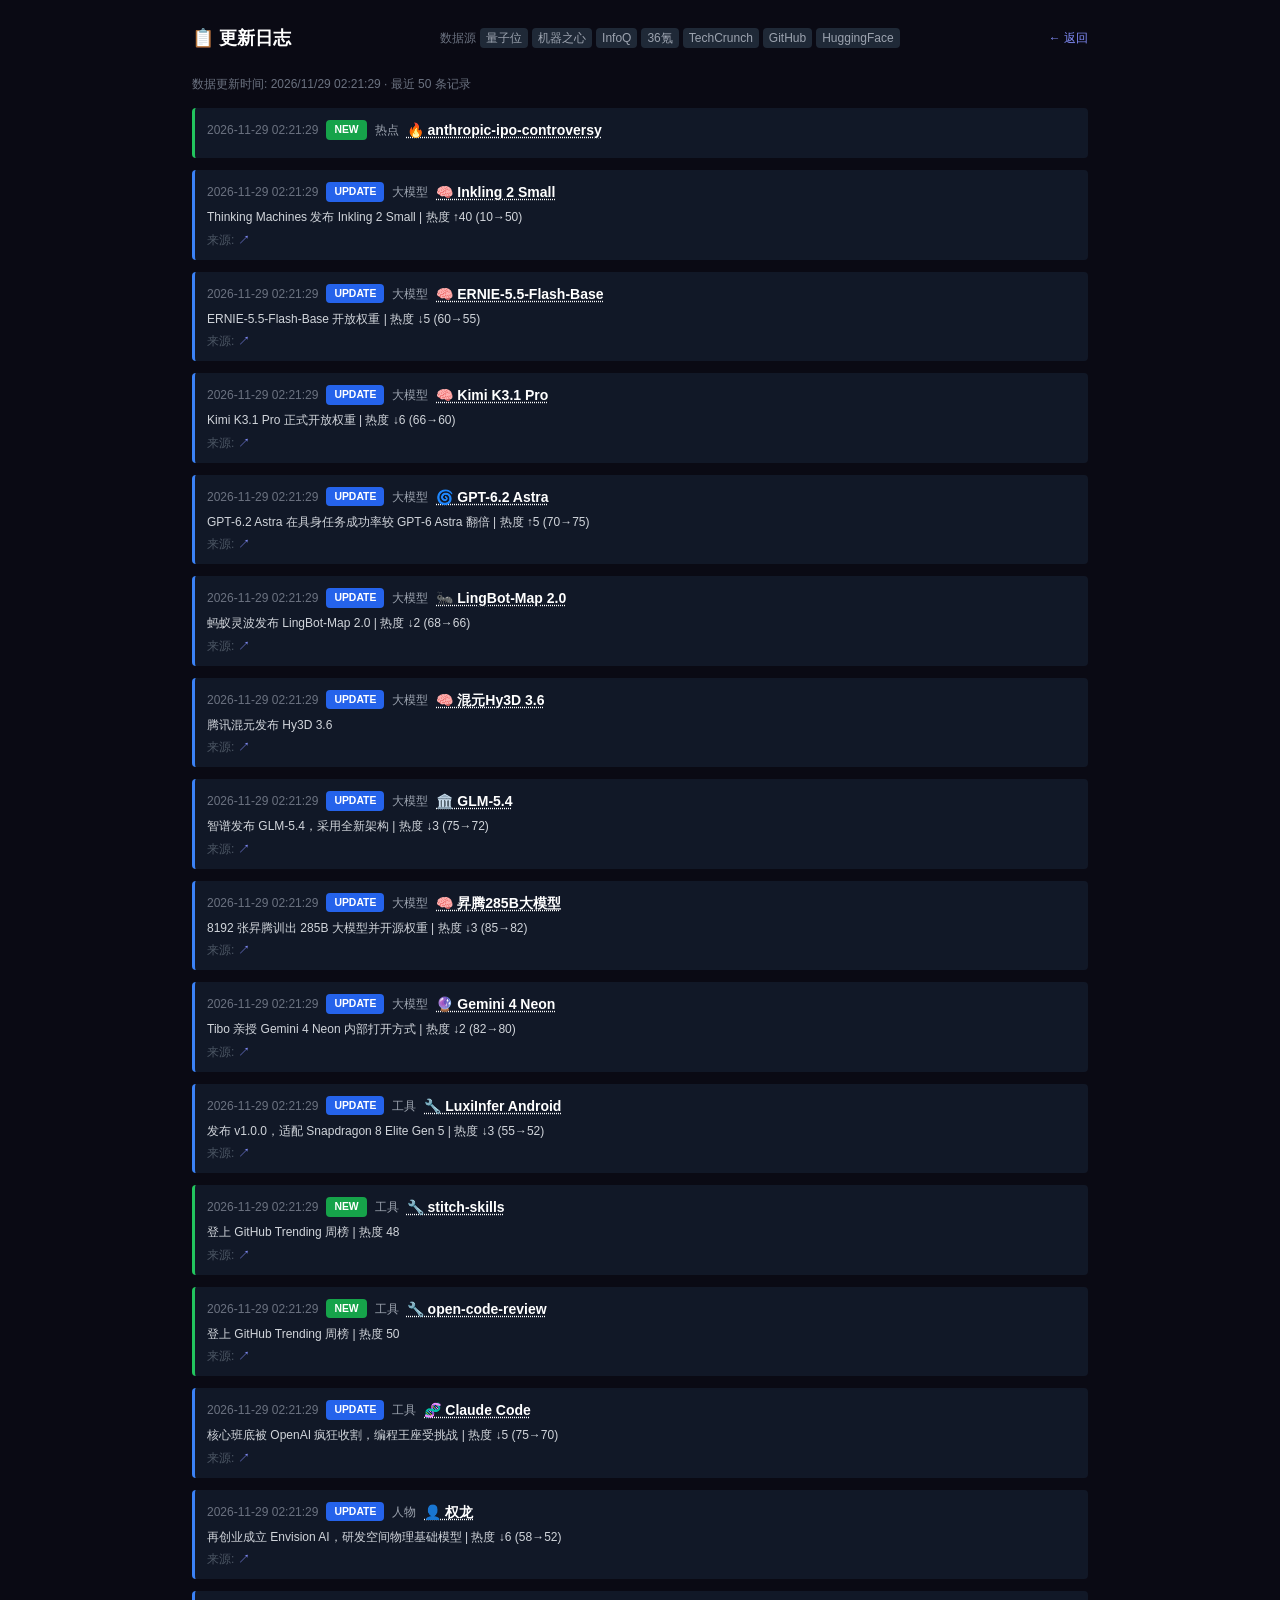
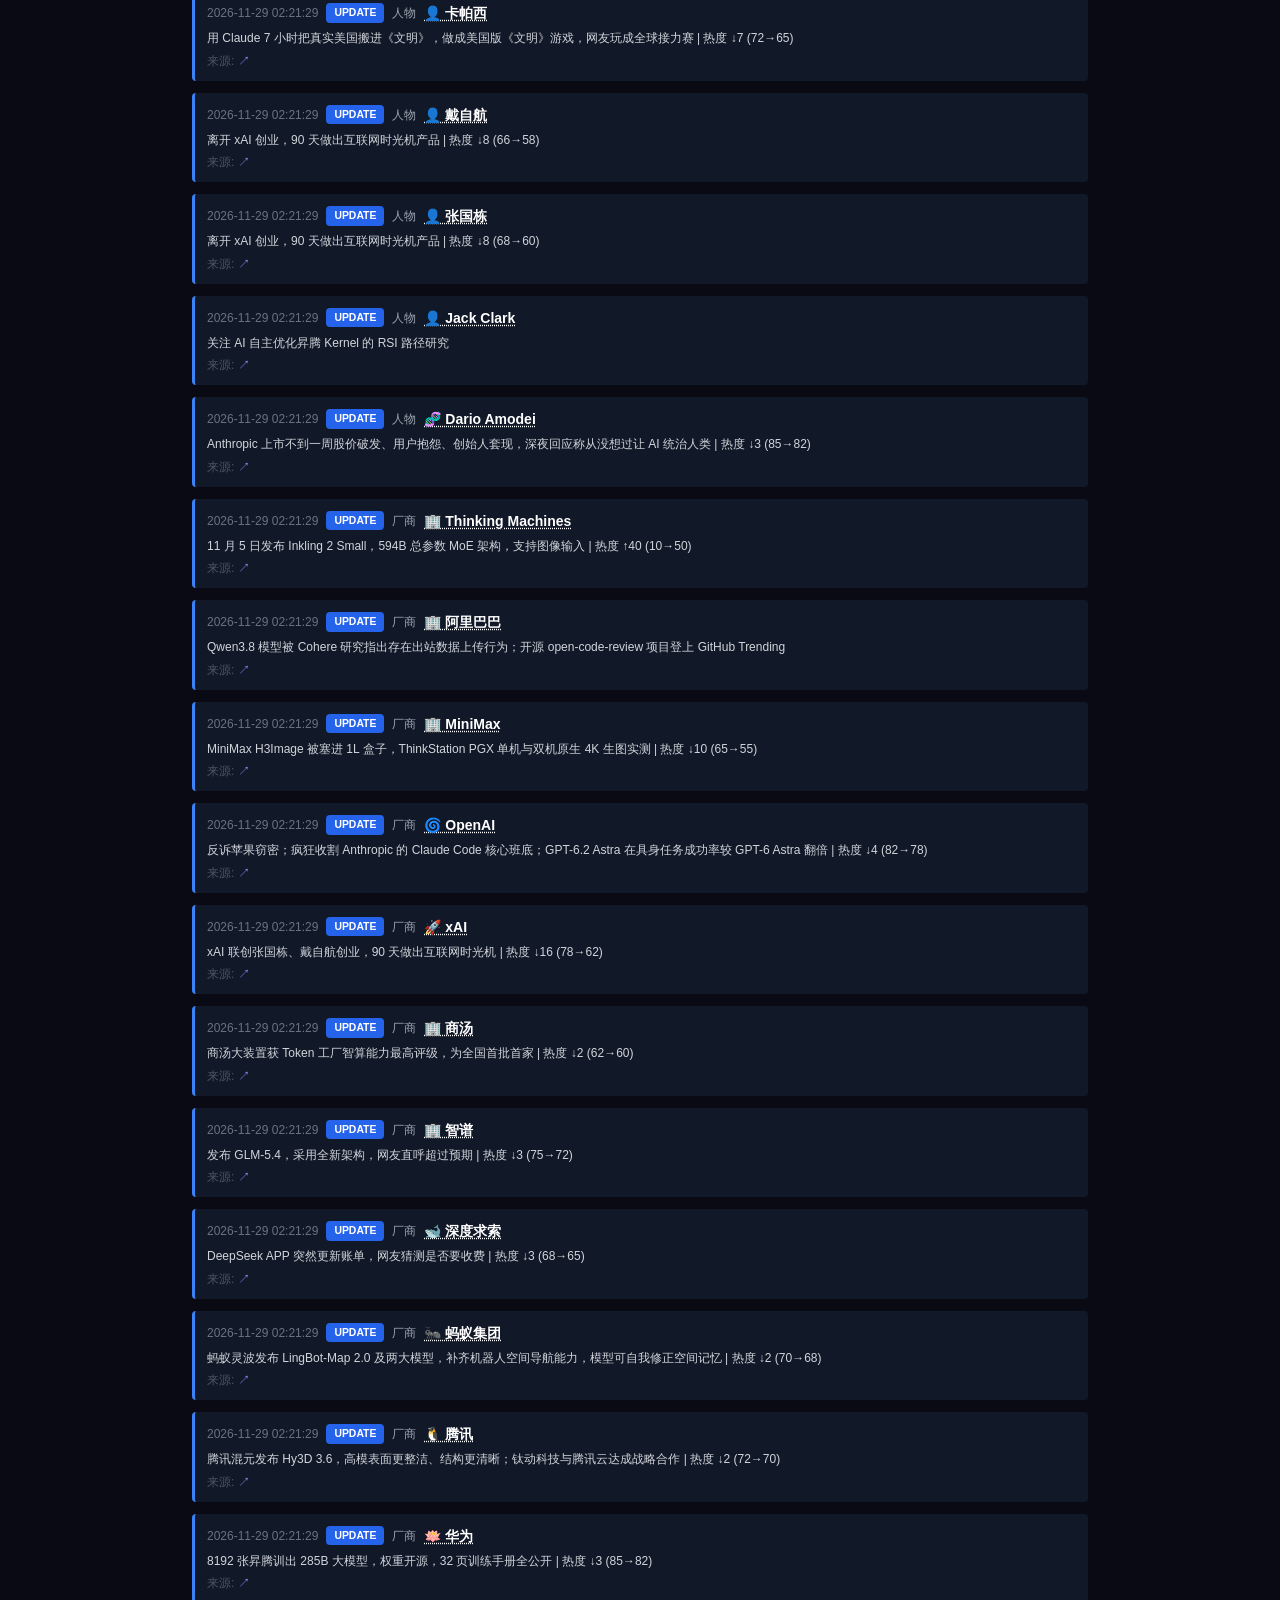
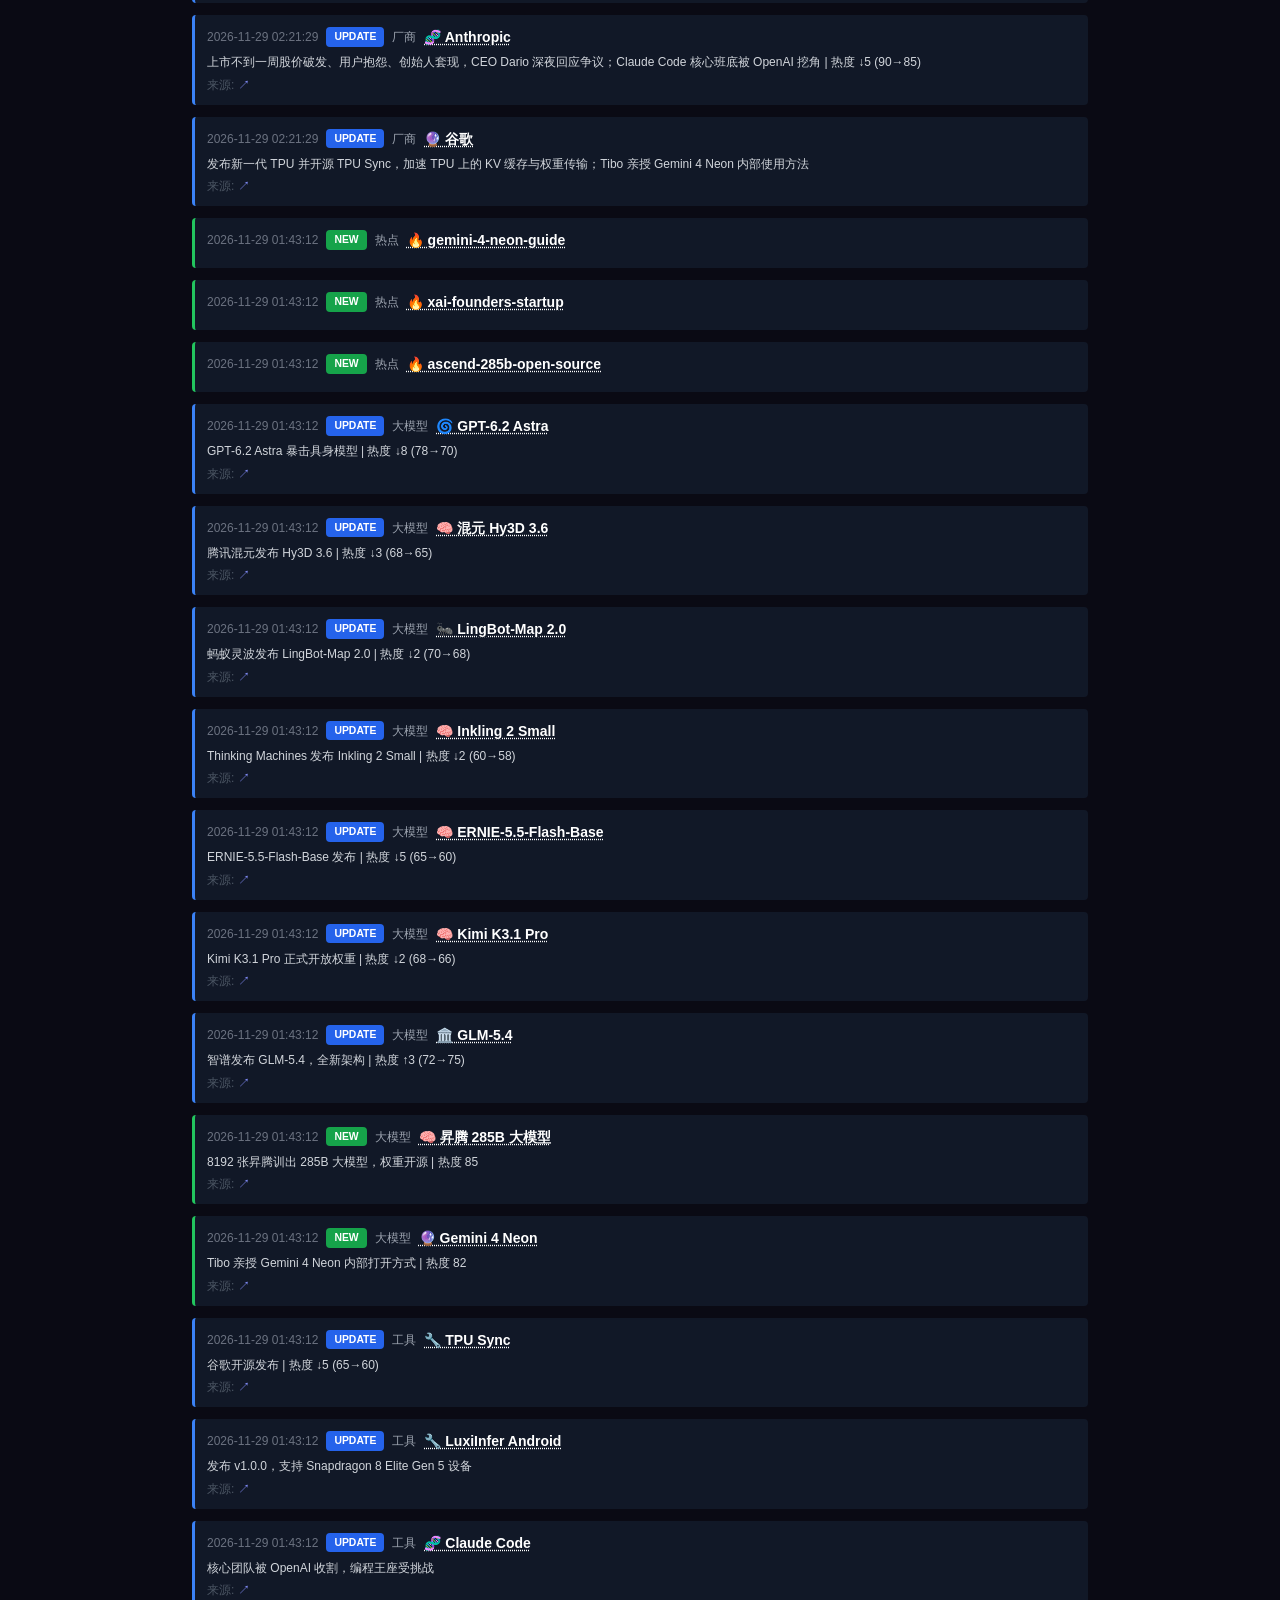
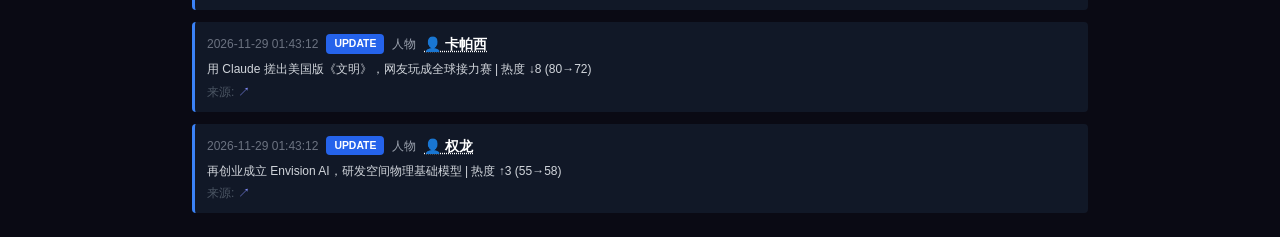
<file: changelog.html>
<!DOCTYPE html>
<html lang="zh-CN">
<head>
  <meta charset="UTF-8">
  <meta name="viewport" content="width=device-width, initial-scale=1.0">
  <meta http-equiv="Content-Security-Policy"
        content="default-src 'self'; script-src 'self' 'unsafe-inline'; style-src 'self' 'unsafe-inline' fonts.googleapis.com; font-src fonts.gstatic.com; img-src 'self' data:; connect-src 'self';">
  <title>LLM Radar — 更新日志</title>
  <link rel="icon" href="static/favicon.png">
  <link rel="stylesheet" href="static/tailwind.css">
  <script>
  (function(){
    var p=new URLSearchParams(window.location.search),t=p.get('t'),oh=3600000;
    if(!t||Date.now()-parseInt(t)>oh){p.set('t',Date.now());window.location.replace(window.location.pathname+'?'+p.toString()+(window.location.hash||''))}
  })();
  </script>
  <style>
    body{font-family:Inter,-apple-system,sans-serif;background:#0a0a14;color:#e0e0e0}
    .badge{display:inline-block;padding:2px 8px;border-radius:4px;font-size:0.65rem;font-weight:600;text-transform:uppercase}
    .row-new{border-left:3px solid #22c55e}
    .row-update{border-left:3px solid #3b82f6}
    .heat-up{color:#f59e0b}
    .heat-down{color:#ef4444}
    .arrow-up::before{content:'↑ '}
    .arrow-down::before{content:'↓ '}
  </style>
</head>
<body class="min-h-screen p-6">
  <div class="max-w-4xl mx-auto">
    <div class="flex items-center justify-between mb-6">
      <h1 class="text-lg font-bold text-white">📋 更新日志</h1>
      <div class="flex items-center gap-1 text-xs">
        <span class="text-gray-500">数据源</span>
        <div id="changelog-sources" class="flex items-center gap-1 flex-wrap"></div>
      </div>
      <a href="./" class="text-xs text-cobalt-400 hover:text-cobalt-300">← 返回</a>
    </div>
    <p class="text-xs text-gray-500 mb-4" id="meta">加载中...</p>
    <div class="space-y-3" id="log-list"></div>
  </div>

  <script>
  var SOURCES = [
    {name:'量子位', url:'https://www.qbitai.com'},
    {name:'机器之心', url:'https://www.jiqizhixin.com'},
    {name:'InfoQ', url:'https://www.infoq.cn/topic/AI'},
    {name:'36氪', url:'https://36kr.com/search/articles/大模型'},
    {name:'TechCrunch', url:'https://techcrunch.com/category/artificial-intelligence/'},
    {name:'GitHub', url:'https://github.com/trending'},
    {name:'HuggingFace', url:'https://huggingface.co/papers'},
  ];
  document.getElementById('changelog-sources').innerHTML = SOURCES.map(function(s) {
    return '<a href="'+s.url+'" target="_blank" rel="noopener" class="inline-block px-1.5 py-0.5 rounded bg-gray-800 text-gray-400 hover:text-cobalt-400 hover:bg-gray-700 text-xs whitespace-nowrap">'+s.name+'</a>';
  }).join(' ');

  function safeUrl(url) {
    if (!url) return null;
    if (/^https:\/\/.+/.test(url)) return url;
    return null;
  }

  function heatClass(oldScore, newScore) {
    var d = newScore - oldScore;
    if (d > 0) return 'heat-up arrow-up';
    if (d < 0) return 'heat-down arrow-down';
    return '';
  }

  // === Emoji Mapping ===
  var EMOJI_MAP = {
    providers: {
      openai:'🌀',anthropic:'🧬',google:'🔮','google-deepmind':'🔮',
      meta:'♾️',microsoft:'🪟',apple:'🍎',amazon:'📦',nvidia:'🎮',
      tesla:'⚡',spacex:'🚀','spacex-xai':'🚀',xai:'🚀',
      'mistral-ai':'🌬️',groq:'⚙️',jetbrains:'✈️',gitlab:'🦊',
      cloudflare:'☁️',dropbox:'📁',netflix:'🎬',snowflake:'❄️',
      vercel:'▲',elastic:'🔍',slack:'💬',hubspot:'🎯',
      baidu:'🐾','alibaba-cloud':'🛒',tencent:'🐧','tencent-hunyuan':'🐧',
      bytedance:'🎵',huawei:'🪷',meituan:'🛵',xiaomi:'📱',
      kuaishou:'📹',deepseek:'🐋','zhipu-ai':'🏛️','z-ai':'🏛️',
      'ant-group':'🐜','ant-linbot':'🐜','shengshu-tech':'🌱',
      'kunlun-wanwei':'🏔️','moore-threads':'🧵',mobvoi:'🚪',
      'netease-youdao':'📖',lenovo:'💻','kling-ai':'🎨',
      volcengine:'🌋','tiangong-ai':'🏔️','guangxiang-tech':'💡',
      'robo-science':'🦾','wujie-robobrain':'🧠',
      'xiehou-fashion-tech':'👗',haizhi:'📊',dingtalk:'💬',
      cursor:'🖱️','chen-yongchao-startup':'🚀',
      'tsinghua-university':'🎓',mit:'🏛️',baai:'🧪','bai-yuan':'🧪',
      'chinese-academy-of-sciences':'🔬',hku:'🏫',
    },
    people: {
      'sam-altman':'👔','greg-brockman':'💻','elon-musk':'🚀',
      'demis-hassabis':'🧩','dario-amodei':'🧬','daniela-amodei':'🧬',dario:'🧬',
      'li-feifei':'👁️','andrew-ng':'🤖','ma-huateng':'🐧',leijun:'📱',
      liyanhong:'🐾','jia-yangqing':'📦',xiaochuan:'🔍','zhou-hongyi':'🛡️',
      'luo-yonghao':'🔨','huang-renxun':'🎮','mark-zuckerberg':'♾️',
      'liang-wenfeng':'🐋','kaifulee':'💰','kaiming-he':'🔬',
      'yann-lecun':'🔬','terence-tao':'📐',
      'mira-murati':'🌀','clement-delangue':'🦊','chen-yongchao':'🚀',
      'yan-junjie':'🌬️',yangzhilin:'🏛️',
      'claude-code-father':'🧬',
    },
    tools: {
      cursor:'🖱️','claude-code':'🧬','chatgpt-work':'🌀','agents-cli':'🤖',
      'claude-fable-5':'🧬','fable-5':'🧬','claude-science':'🧬',
      vllm:'⚡','gpt-5-6':'🌀','gpt-live':'🔴',
      'grok-4-20':'⚙️','grok-skills':'⚙️','gemini-3-x':'🔮',
      agentspace:'🤖','agents-a1':'🤖',
      'hyper3d-tool':'🎥','vidu-s1':'🎥',
      'fun-asr-realtime':'🎵','vibevoice-realtime':'🎵',
      'lingbot-vla-2':'🦾','lingbot-video':'🎥','visics-tool':'🦾',
      frontieror:'🛡️',trustedari:'🛡️',
      'r3-embedding':'🔗',nvdock:'🎮',
      uv:'📦',bun:'🍞','ds4-rs-metal':'🐋',
      'chrome-devtools-mcp':'🔍',ticnote:'📝',jalapeno:'🌶️',
      sonnet:'🧬',codestral:'🌬️',
    },
    llms: {
      'gpt-5-6':'🌀','gpt-5-5':'🌀','gpt-5.5-cyber':'🌀','gpt-5-5-pro':'🌀',
      'gpt-5.4':'🌀',gpt5:'🌀','gpt-live':'🌀','chatgpt-work':'🌀',
      claude:'🧬','claude-sonnet-5':'🧬','claude-fable-5':'🧬',
      'claude-mythos-5':'🧬','fable-5-model':'🧬','mythos-5':'🧬','sonnet-5':'🧬',
      'gemini-3-1-ultra':'🔮','gemini-omni-flash':'🔮','gemma-4':'🔮',
      grok:'⚙️',
      deepseek:'🐋','deepseek-v4-flash':'🐋','deepseek-apple':'🐋',
      qwen3:'🛒','qwen3-4b':'🛒','qwen3-vl-8b':'🛒',qianwen:'🛒',
      glm:'🏛️','glm-5-2':'🏛️',
      'hunyuan-hy3':'🐧',hy3:'🐧',
      'seed-2-1':'🎵','seed-2.1':'🎵',
      kling:'🎨',tiangong:'🏔️',
      'lingbot-world-model-2-0':'🐜','lingbot-world-model-2.0':'🐜',
      'ant-lingbo-world-model-2-0':'🐜','lingbot-va-2-0':'🐜',
      'lingbot-video':'🐜','lingbot-depth-2-0':'🐜',
      'minimax-m1':'🌬️','vidu-s1':'🎥',
      'meituan-trillion-llm':'🛵','meituan-zero-nvidia-trillion-model':'🛵',
      'longcat-2.0':'🛵',
      alphafold:'🔬',
    },
  };
  var DIM_EMOJI = {providers:'🏢',people:'👤',tools:'🔧',llms:'🧠',hotspots:'🔥'};

  function entityEmoji(dim, id) {
    var map = EMOJI_MAP[dim];
    if (map && map[id]) return map[id];
    if (dim === 'llms' && map && id) {
      var prefixes = ['gpt-','claude-','gemini-','grok','deepseek','qwen','glm-','hunyuan','seed-','lingbot-','meituan-'];
      for (var p = 0; p < prefixes.length; p++) {
        if (id.indexOf(prefixes[p]) === 0) {
          for (var k in map) { if (k.indexOf(prefixes[p]) === 0) return map[k]; }
        }
      }
    }
    return DIM_EMOJI[dim] || '❓';
  }

  // Load overview.json for quick banner
  fetch('overview.json', {cache:'no-cache'}).then(function(r){return r.json()}).then(function(o){
    var meta = document.getElementById('meta');
    var ts = o.t ? new Date(o.t).toLocaleString('zh-CN') : '-';
    var statusText = o.r === 'success' ? '✅ 正常' : '❌ ' + (o.rd || '质量门禁未通过');
    var hots = o.h ? o.h.map(function(h){return h.t;}).join(' · ') : '';
    meta.textContent = '数据更新: ' + ts + ' · 状态: ' + statusText;
    if (hots) meta.textContent += ' · 热点: ' + hots;
  }).catch(function(){});

  fetch('data/snapshot.json', {cache:'no-cache'}).then(function(r){return r.json()}).then(function(d){
    var log = d.changelog || [];
    var list = document.getElementById('log-list');
    var meta = document.getElementById('meta');
    meta.textContent = '数据更新时间: ' + (d.generated_at ? new Date(d.generated_at).toLocaleString('zh-CN') : '-') + ' · 最近 50 条记录';

    var i, item, ctype, dim, name, dimLabel, summary, url, href, bg, rowClass;
    var count = 0;
    for (i = log.length - 1; i >= 0 && count < 50; i--, count++) {
      item = log[i];
      ctype = item.type || '';
      dim = item.dimension || '';
      name = item.name || item.id || '?';
      dimLabel = item.dim_label || item.dimension || '?';
      summary = item.summary || '';
      url = item.url || '';
      href = safeUrl(url);

      bg = ctype === 'new' ? 'bg-green-600' : ctype === 'update' ? 'bg-blue-600' : 'bg-red-600';
      rowClass = ctype === 'new' ? 'row-new' : 'row-update';

      var card = document.createElement('div');
      card.className = 'bg-gray-900 rounded p-3 ' + rowClass;

      // Row 1: date, type badge, dim label, entity name
      var row1 = document.createElement('div');
      row1.className = 'flex items-center gap-2 mb-1.5 flex-wrap';

      var dateSpan = document.createElement('span');
      dateSpan.className = 'text-xs text-gray-500';
      dateSpan.textContent = (item.date||'') + ' ' + (item.time||'');
      row1.appendChild(dateSpan);

      var badge = document.createElement('span');
      badge.className = 'badge ' + bg + ' text-white';
      badge.textContent = ctype;
      row1.appendChild(badge);

      var dimSpan = document.createElement('span');
      dimSpan.className = 'text-xs text-gray-400';
      dimSpan.textContent = dimLabel;
      row1.appendChild(dimSpan);

      var nameSpan = document.createElement('span');
      nameSpan.className = 'text-sm font-semibold text-white';
      var nameLink = document.createElement('a');
      nameLink.href = './#tab=' + dim + '&focus=' + (item.id||'');
      nameLink.className = 'text-white hover:text-cobalt-300 underline decoration-dotted underline-offset-2';
      var emoji = entityEmoji(dim, item.id);
      nameLink.textContent = emoji + ' ' + name;
      nameSpan.appendChild(nameLink);
      row1.appendChild(nameSpan);

      card.appendChild(row1);

      // Row 2: summary text
      var sumDiv = document.createElement('div');
      sumDiv.className = 'text-xs text-gray-300 leading-relaxed';
      sumDiv.textContent = summary;
      card.appendChild(sumDiv);

      // Row 3: source link
      if (href) {
        var srcDiv = document.createElement('div');
        srcDiv.className = 'text-xs text-gray-600 mt-1';
        srcDiv.textContent = '来源: ';
        var srcLink = document.createElement('a');
        srcLink.href = href;
        srcLink.target = '_blank';
        srcLink.rel = 'noopener noreferrer';
        srcLink.className = 'text-cobalt-400 hover:text-cobalt-300';
        srcLink.textContent = '↗';
        srcDiv.appendChild(srcLink);
        card.appendChild(srcDiv);
      }

      list.appendChild(card);
    }
    if (!count) {
      list.innerHTML = '<div class="text-center text-gray-500 py-8 text-sm">暂无记录</div>';
    }
  }).catch(function(e){
    document.getElementById('meta').textContent = '❌ 加载失败: ' + e.message;
  });
  </script>
</body>
</html>
</file>
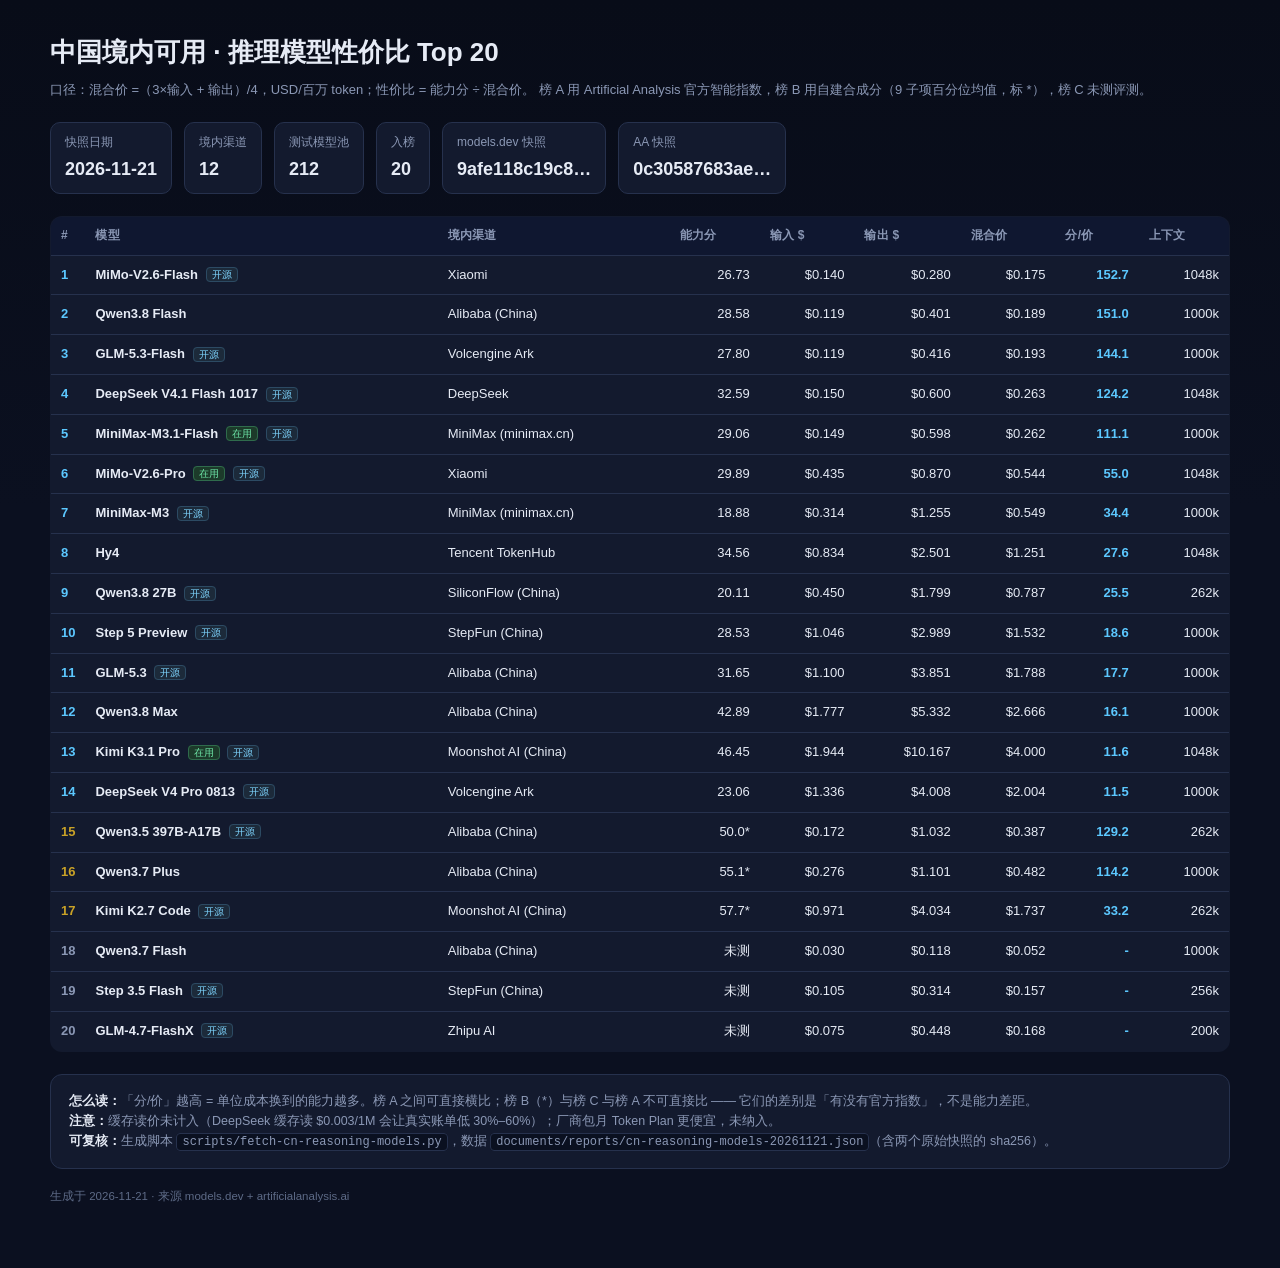
<file: documents/reports/cn-reasoning-models-v1.0-2026-11-21.html>
<!doctype html>
<html lang="zh-CN"><head><meta charset="utf-8">
<meta name="viewport" content="width=device-width,initial-scale=1">
<title>中国境内可用推理模型 Top 20 · 性价比（20261121）</title>
<style>
:root{--bg:#0b1020;--panel:#131a2e;--line:#26314d;--fg:#e6ebf5;--dim:#8b98b5;--accent:#5cc8ff;--hot:#ff6b6b}
*{box-sizing:border-box}
body{margin:0;padding:32px 20px 64px;background:linear-gradient(180deg,#080c18,#0b1020 40%);color:var(--fg);
font:14px/1.6 -apple-system,BlinkMacSystemFont,"Segoe UI","PingFang SC","Microsoft YaHei",sans-serif}
.wrap{max-width:1180px;margin:0 auto}
h1{font-size:26px;margin:0 0 6px}
.sub{color:var(--dim);font-size:13px;margin-bottom:22px}
.kpi{display:flex;gap:12px;flex-wrap:wrap;margin:0 0 22px}
.kpi div{background:var(--panel);border:1px solid var(--line);border-radius:10px;padding:10px 14px;font-size:12px;color:var(--dim)}
.kpi b{display:block;color:var(--fg);font-size:18px;margin-top:2px}
table{width:100%;border-collapse:collapse;background:var(--panel);border:1px solid var(--line);border-radius:12px;overflow:hidden}
th,td{padding:9px 10px;border-bottom:1px solid var(--line);text-align:left;font-size:13px}
th{background:#0f1730;color:var(--dim);font-weight:600;font-size:12px;letter-spacing:.02em}
tbody tr:hover{background:#16203a}
tr.tB td.rk{color:#c9a227} tr.tC td.rk{color:var(--dim)}
.rk{width:34px;color:var(--accent);font-weight:700}
.nm b{font-weight:600}
.num{text-align:right;font-variant-numeric:tabular-nums;white-space:nowrap}
.strong{color:var(--accent);font-weight:700}
.badge{font-size:10px;padding:1px 5px;border-radius:4px;vertical-align:middle;margin-left:4px}
.badge.use{background:#1c3a2a;color:#6ee7a8;border:1px solid #2f6b4c}
.badge.ow{background:#1c2a3a;color:#7dd3fc;border:1px solid #2c4a63}
.note{margin-top:22px;padding:16px 18px;background:var(--panel);border:1px solid var(--line);border-radius:12px;color:var(--dim);font-size:12.5px}
.note b{color:var(--fg)}
code{background:#0a1020;border:1px solid var(--line);padding:1px 5px;border-radius:4px;font-size:12px}
footer{margin-top:18px;color:#5d6a86;font-size:11.5px}
</style></head><body><div class="wrap">
<h1>中国境内可用 · 推理模型性价比 Top 20</h1>
<div class="sub">口径：混合价 =（3×输入 + 输出）/4，USD/百万 token；性价比 = 能力分 ÷ 混合价。
榜 A 用 Artificial Analysis 官方智能指数，榜 B 用自建合成分（9 子项百分位均值，标 *），榜 C 未测评测。</div>
<div class="kpi">
  <div>快照日期<b>2026-11-21</b></div>
  <div>境内渠道<b>12</b></div>
  <div>测试模型池<b>212</b></div>
  <div>入榜<b>20</b></div>
  <div>models.dev 快照<b>9afe118c19c8…</b></div>
  <div>AA 快照<b>0c30587683ae…</b></div>
</div>
<table><thead><tr>
  <th>#</th><th>模型</th><th>境内渠道</th><th>能力分</th><th>输入 $</th><th>输出 $</th><th>混合价</th><th>分/价</th><th>上下文</th>
</tr></thead><tbody>
<tr class="tA">
  <td class="rk">1</td>
  <td class="nm"><b>MiMo-V2.6-Flash</b>
      
       <span class="badge ow">开源</span></td>
  <td>Xiaomi</td>
  <td class="num">26.73</td>
  <td class="num">$0.140</td>
  <td class="num">$0.280</td>
  <td class="num">$0.175</td>
  <td class="num strong">152.7</td>
  <td class="num">1048k</td>
</tr><tr class="tA">
  <td class="rk">2</td>
  <td class="nm"><b>Qwen3.8 Flash</b>
      
      </td>
  <td>Alibaba (China)</td>
  <td class="num">28.58</td>
  <td class="num">$0.119</td>
  <td class="num">$0.401</td>
  <td class="num">$0.189</td>
  <td class="num strong">151.0</td>
  <td class="num">1000k</td>
</tr><tr class="tA">
  <td class="rk">3</td>
  <td class="nm"><b>GLM-5.3-Flash</b>
      
       <span class="badge ow">开源</span></td>
  <td>Volcengine Ark</td>
  <td class="num">27.80</td>
  <td class="num">$0.119</td>
  <td class="num">$0.416</td>
  <td class="num">$0.193</td>
  <td class="num strong">144.1</td>
  <td class="num">1000k</td>
</tr><tr class="tA">
  <td class="rk">4</td>
  <td class="nm"><b>DeepSeek V4.1 Flash 1017</b>
      
       <span class="badge ow">开源</span></td>
  <td>DeepSeek</td>
  <td class="num">32.59</td>
  <td class="num">$0.150</td>
  <td class="num">$0.600</td>
  <td class="num">$0.263</td>
  <td class="num strong">124.2</td>
  <td class="num">1048k</td>
</tr><tr class="tA">
  <td class="rk">5</td>
  <td class="nm"><b>MiniMax-M3.1-Flash</b>
       <span class="badge use">在用</span>
       <span class="badge ow">开源</span></td>
  <td>MiniMax (minimax.cn)</td>
  <td class="num">29.06</td>
  <td class="num">$0.149</td>
  <td class="num">$0.598</td>
  <td class="num">$0.262</td>
  <td class="num strong">111.1</td>
  <td class="num">1000k</td>
</tr><tr class="tA">
  <td class="rk">6</td>
  <td class="nm"><b>MiMo-V2.6-Pro</b>
       <span class="badge use">在用</span>
       <span class="badge ow">开源</span></td>
  <td>Xiaomi</td>
  <td class="num">29.89</td>
  <td class="num">$0.435</td>
  <td class="num">$0.870</td>
  <td class="num">$0.544</td>
  <td class="num strong">55.0</td>
  <td class="num">1048k</td>
</tr><tr class="tA">
  <td class="rk">7</td>
  <td class="nm"><b>MiniMax-M3</b>
      
       <span class="badge ow">开源</span></td>
  <td>MiniMax (minimax.cn)</td>
  <td class="num">18.88</td>
  <td class="num">$0.314</td>
  <td class="num">$1.255</td>
  <td class="num">$0.549</td>
  <td class="num strong">34.4</td>
  <td class="num">1000k</td>
</tr><tr class="tA">
  <td class="rk">8</td>
  <td class="nm"><b>Hy4</b>
      
      </td>
  <td>Tencent TokenHub</td>
  <td class="num">34.56</td>
  <td class="num">$0.834</td>
  <td class="num">$2.501</td>
  <td class="num">$1.251</td>
  <td class="num strong">27.6</td>
  <td class="num">1048k</td>
</tr><tr class="tA">
  <td class="rk">9</td>
  <td class="nm"><b>Qwen3.8 27B</b>
      
       <span class="badge ow">开源</span></td>
  <td>SiliconFlow (China)</td>
  <td class="num">20.11</td>
  <td class="num">$0.450</td>
  <td class="num">$1.799</td>
  <td class="num">$0.787</td>
  <td class="num strong">25.5</td>
  <td class="num">262k</td>
</tr><tr class="tA">
  <td class="rk">10</td>
  <td class="nm"><b>Step 5 Preview</b>
      
       <span class="badge ow">开源</span></td>
  <td>StepFun (China)</td>
  <td class="num">28.53</td>
  <td class="num">$1.046</td>
  <td class="num">$2.989</td>
  <td class="num">$1.532</td>
  <td class="num strong">18.6</td>
  <td class="num">1000k</td>
</tr><tr class="tA">
  <td class="rk">11</td>
  <td class="nm"><b>GLM-5.3</b>
      
       <span class="badge ow">开源</span></td>
  <td>Alibaba (China)</td>
  <td class="num">31.65</td>
  <td class="num">$1.100</td>
  <td class="num">$3.851</td>
  <td class="num">$1.788</td>
  <td class="num strong">17.7</td>
  <td class="num">1000k</td>
</tr><tr class="tA">
  <td class="rk">12</td>
  <td class="nm"><b>Qwen3.8 Max</b>
      
      </td>
  <td>Alibaba (China)</td>
  <td class="num">42.89</td>
  <td class="num">$1.777</td>
  <td class="num">$5.332</td>
  <td class="num">$2.666</td>
  <td class="num strong">16.1</td>
  <td class="num">1000k</td>
</tr><tr class="tA">
  <td class="rk">13</td>
  <td class="nm"><b>Kimi K3.1 Pro</b>
       <span class="badge use">在用</span>
       <span class="badge ow">开源</span></td>
  <td>Moonshot AI (China)</td>
  <td class="num">46.45</td>
  <td class="num">$1.944</td>
  <td class="num">$10.167</td>
  <td class="num">$4.000</td>
  <td class="num strong">11.6</td>
  <td class="num">1048k</td>
</tr><tr class="tA">
  <td class="rk">14</td>
  <td class="nm"><b>DeepSeek V4 Pro 0813</b>
      
       <span class="badge ow">开源</span></td>
  <td>Volcengine Ark</td>
  <td class="num">23.06</td>
  <td class="num">$1.336</td>
  <td class="num">$4.008</td>
  <td class="num">$2.004</td>
  <td class="num strong">11.5</td>
  <td class="num">1000k</td>
</tr><tr class="tB">
  <td class="rk">15</td>
  <td class="nm"><b>Qwen3.5 397B-A17B</b>
      
       <span class="badge ow">开源</span></td>
  <td>Alibaba (China)</td>
  <td class="num">50.0*</td>
  <td class="num">$0.172</td>
  <td class="num">$1.032</td>
  <td class="num">$0.387</td>
  <td class="num strong">129.2</td>
  <td class="num">262k</td>
</tr><tr class="tB">
  <td class="rk">16</td>
  <td class="nm"><b>Qwen3.7 Plus</b>
      
      </td>
  <td>Alibaba (China)</td>
  <td class="num">55.1*</td>
  <td class="num">$0.276</td>
  <td class="num">$1.101</td>
  <td class="num">$0.482</td>
  <td class="num strong">114.2</td>
  <td class="num">1000k</td>
</tr><tr class="tB">
  <td class="rk">17</td>
  <td class="nm"><b>Kimi K2.7 Code</b>
      
       <span class="badge ow">开源</span></td>
  <td>Moonshot AI (China)</td>
  <td class="num">57.7*</td>
  <td class="num">$0.971</td>
  <td class="num">$4.034</td>
  <td class="num">$1.737</td>
  <td class="num strong">33.2</td>
  <td class="num">262k</td>
</tr><tr class="tC">
  <td class="rk">18</td>
  <td class="nm"><b>Qwen3.7 Flash</b>
      
      </td>
  <td>Alibaba (China)</td>
  <td class="num">未测</td>
  <td class="num">$0.030</td>
  <td class="num">$0.118</td>
  <td class="num">$0.052</td>
  <td class="num strong">-</td>
  <td class="num">1000k</td>
</tr><tr class="tC">
  <td class="rk">19</td>
  <td class="nm"><b>Step 3.5 Flash</b>
      
       <span class="badge ow">开源</span></td>
  <td>StepFun (China)</td>
  <td class="num">未测</td>
  <td class="num">$0.105</td>
  <td class="num">$0.314</td>
  <td class="num">$0.157</td>
  <td class="num strong">-</td>
  <td class="num">256k</td>
</tr><tr class="tC">
  <td class="rk">20</td>
  <td class="nm"><b>GLM-4.7-FlashX</b>
      
       <span class="badge ow">开源</span></td>
  <td>Zhipu AI</td>
  <td class="num">未测</td>
  <td class="num">$0.075</td>
  <td class="num">$0.448</td>
  <td class="num">$0.168</td>
  <td class="num strong">-</td>
  <td class="num">200k</td>
</tr>
</tbody></table>
<div class="note">
<b>怎么读：</b>「分/价」越高 = 单位成本换到的能力越多。榜 A 之间可直接横比；榜 B（*）与榜 C 与榜 A 不可直接比 ——
它们的差别是「有没有官方指数」，不是能力差距。<br>
<b>注意：</b>缓存读价未计入（DeepSeek 缓存读 $0.003/1M 会让真实账单低 30%–60%）；厂商包月 Token Plan 更便宜，未纳入。<br>
<b>可复核：</b>生成脚本 <code>scripts/fetch-cn-reasoning-models.py</code>，数据
<code>documents/reports/cn-reasoning-models-20261121.json</code>（含两个原始快照的 sha256）。
</div>
<footer>生成于 2026-11-21 · 来源 models.dev + artificialanalysis.ai</footer>
</div></body></html>
</file>
